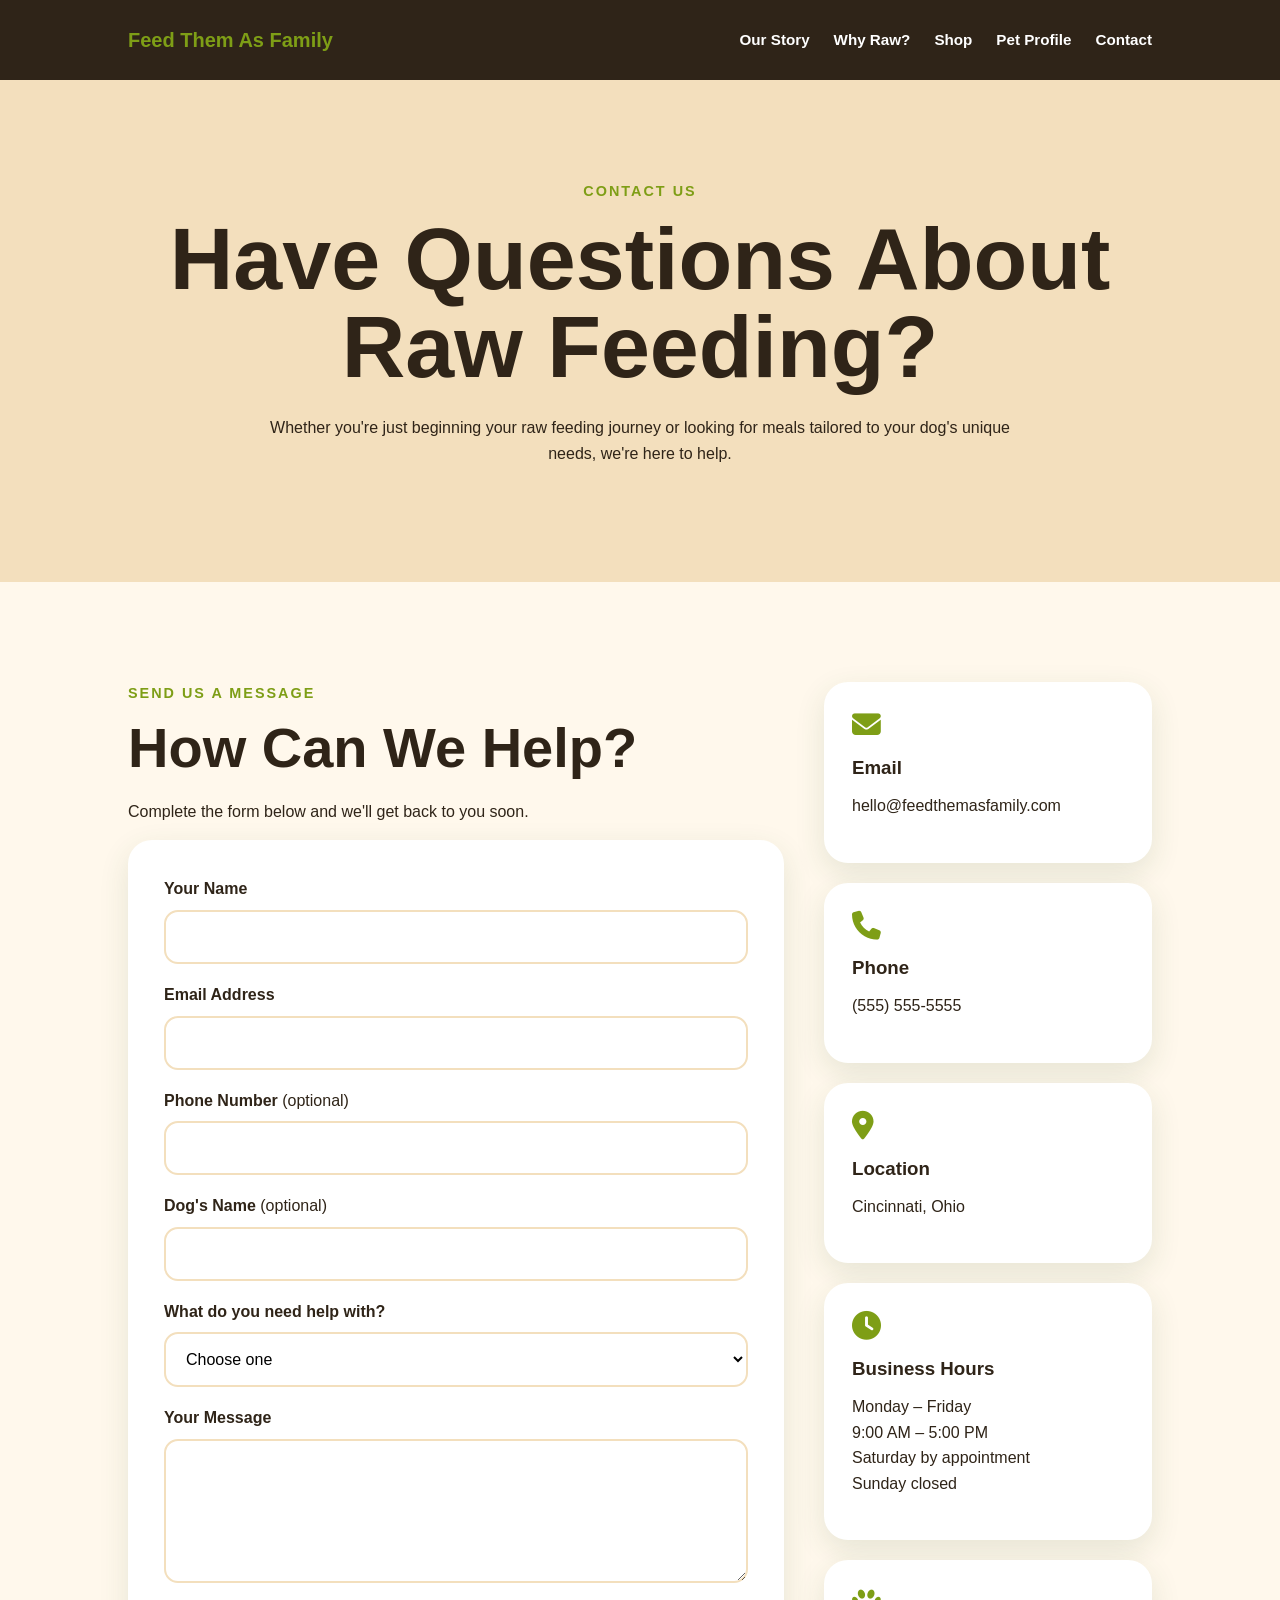
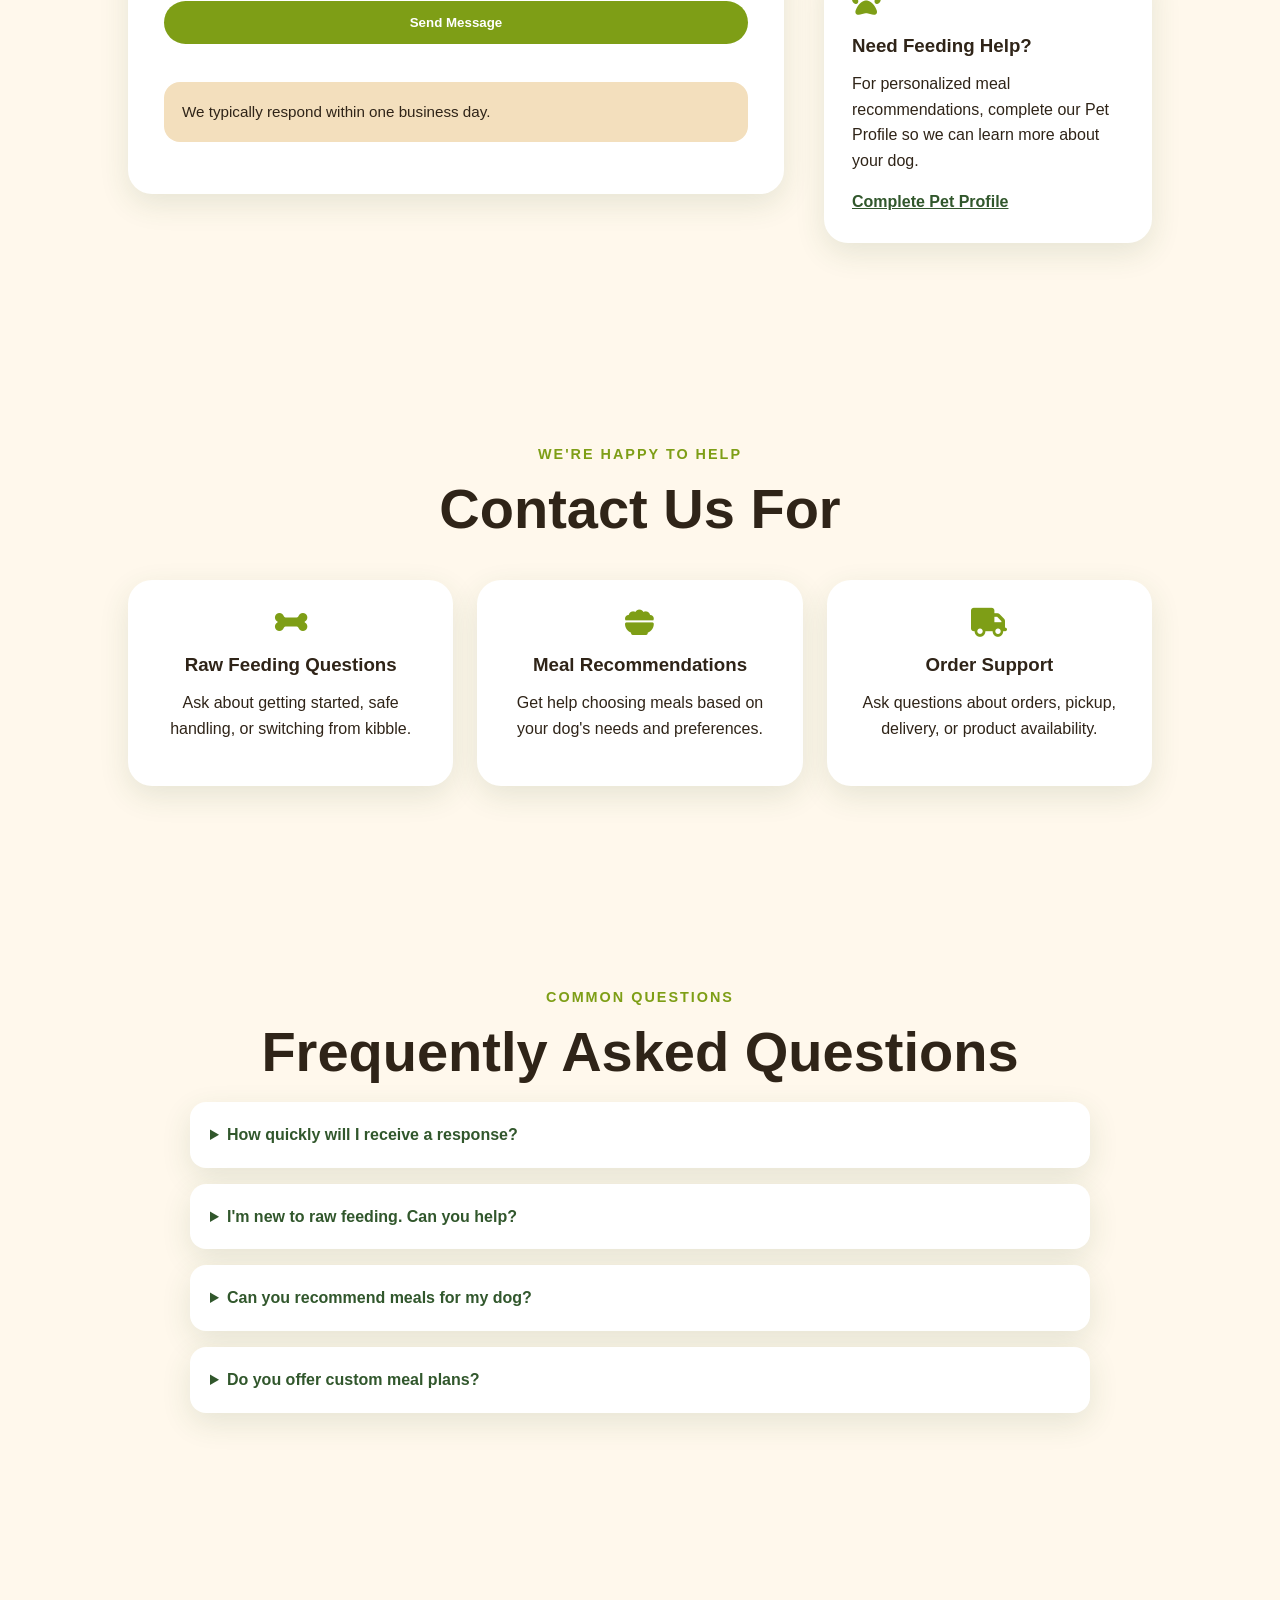
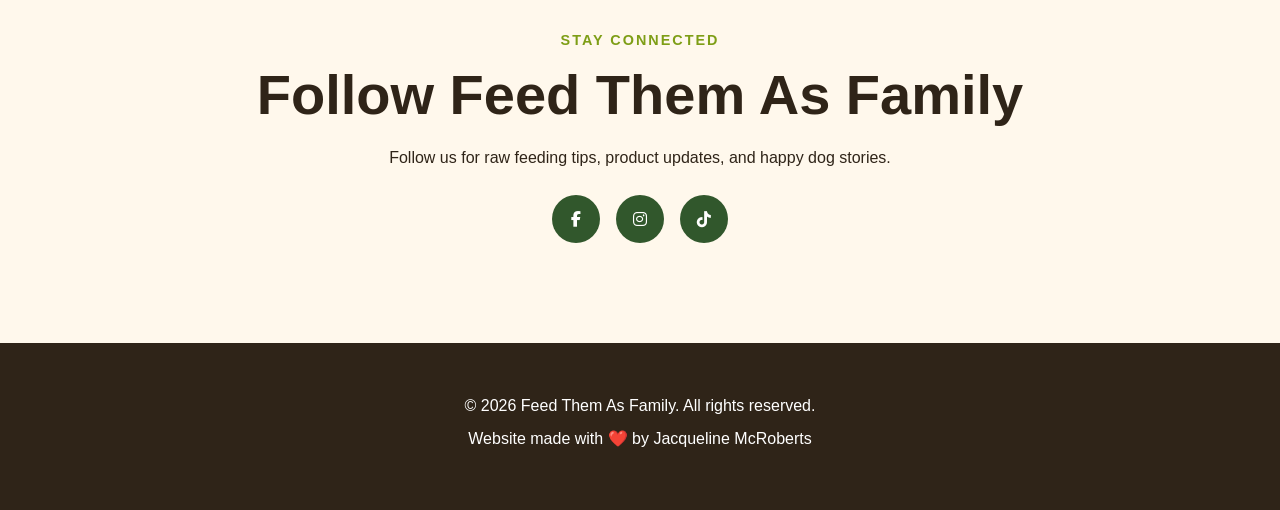
<file: contact.html>
<!DOCTYPE html>
<html lang="en">
<head>
  <meta charset="UTF-8" />
  <meta name="viewport" content="width=device-width, initial-scale=1.0" />

  <title>Contact | Feed Them As Family</title>

  <meta name="description" content="Contact Feed Them As Family with questions about raw feeding, products, custom meal plans, or order support." />
  <meta name="keywords" content="contact Feed Them As Family, raw feeding questions, dog food, custom meal plans, dog nutrition" />
  <meta name="author" content="Feed Them As Family" />

  <meta property="og:title" content="Contact | Feed Them As Family" />
  <meta property="og:description" content="Have questions about raw feeding or our products? Contact Feed Them As Family for support." />
  <meta property="og:image" content="https://feedthemasfamily.com/images/og-contact.jpg" />
  <meta property="og:url" content="https://feedthemasfamily.com/contact.html" />

  <link rel="stylesheet" href="https://cdnjs.cloudflare.com/ajax/libs/font-awesome/6.7.2/css/all.min.css" />
  <link rel="stylesheet" href="styles.css" />
</head>

<body>
  <header class="header">
    <div class="logo">
      <a href="index.html">Feed Them As Family</a>
    </div>

    <nav class="nav" aria-label="Main navigation">
      <a href="index.html#story">Our Story</a>
      <a href="index.html#benefits">Why Raw?</a>
      <a href="products.html">Shop</a>
      <a href="pet-profile.html">Pet Profile</a>
      <a href="contact.html">Contact</a>
    </nav>
  </header>

  <main>
    <section class="contact-hero">
      <p class="eyebrow">Contact Us</p>
      <h1>Have Questions About Raw Feeding?</h1>
      <p>
        Whether you're just beginning your raw feeding journey or looking for meals
        tailored to your dog's unique needs, we're here to help.
      </p>
    </section>

    <section class="contact-section">
      <div class="contact-form-area">
        <p class="eyebrow">Send Us a Message</p>
        <h2>How Can We Help?</h2>
        <p>
          Complete the form below and we'll get back to you soon.
        </p>

        <form class="contact-form" action="#" method="post">
          <div class="form-group">
            <label for="name">Your Name</label>
            <input id="name" name="name" type="text" required />
          </div>

          <div class="form-group">
            <label for="email">Email Address</label>
            <input id="email" name="email" type="email" required />
          </div>

          <div class="form-group">
            <label for="phone">Phone Number <span>(optional)</span></label>
            <input id="phone" name="phone" type="tel" />
          </div>

          <div class="form-group">
            <label for="dog-name">Dog's Name <span>(optional)</span></label>
            <input id="dog-name" name="dog-name" type="text" />
          </div>

          <div class="form-group">
            <label for="topic">What do you need help with?</label>
            <select id="topic" name="topic" required>
              <option value="">Choose one</option>
              <option value="raw-feeding">Raw Feeding Questions</option>
              <option value="meal-recommendations">Meal Recommendations</option>
              <option value="custom-meal-plan">Custom Meal Plan</option>
              <option value="product-questions">Product Questions</option>
              <option value="order-support">Order Support</option>
              <option value="general">General Inquiry</option>
            </select>
          </div>

          <div class="form-group">
            <label for="message">Your Message</label>
            <textarea id="message" name="message" rows="6" required></textarea>
          </div>

          <button type="submit" class="btn primary">Send Message</button>

          <p class="form-note">
            We typically respond within one business day.
          </p>
        </form>
      </div>

      <aside class="contact-sidebar">
        <div class="contact-card">
          <i class="fa-solid fa-envelope"></i>
          <h3>Email</h3>
          <p>hello@feedthemasfamily.com</p>
        </div>

        <div class="contact-card">
          <i class="fa-solid fa-phone"></i>
          <h3>Phone</h3>
          <p>(555) 555-5555</p>
        </div>

        <div class="contact-card">
          <i class="fa-solid fa-location-dot"></i>
          <h3>Location</h3>
          <p>Cincinnati, Ohio</p>
        </div>

        <div class="contact-card">
          <i class="fa-solid fa-clock"></i>
          <h3>Business Hours</h3>
          <p>
            Monday – Friday<br />
            9:00 AM – 5:00 PM<br />
            Saturday by appointment<br />
            Sunday closed
          </p>
        </div>

        <div class="contact-card">
          <i class="fa-solid fa-paw"></i>
          <h3>Need Feeding Help?</h3>
          <p>
            For personalized meal recommendations, complete our Pet Profile so we
            can learn more about your dog.
          </p>
          <a href="pet-profile.html" class="text-link">Complete Pet Profile</a>
        </div>
      </aside>
    </section>

    <section class="help-section">
      <p class="eyebrow">We're Happy to Help</p>
      <h2>Contact Us For</h2>

      <div class="help-grid">
        <div class="help-card">
          <i class="fa-solid fa-bone"></i>
          <h3>Raw Feeding Questions</h3>
          <p>Ask about getting started, safe handling, or switching from kibble.</p>
        </div>

        <div class="help-card">
          <i class="fa-solid fa-bowl-food"></i>
          <h3>Meal Recommendations</h3>
          <p>Get help choosing meals based on your dog's needs and preferences.</p>
        </div>

        <div class="help-card">
          <i class="fa-solid fa-truck"></i>
          <h3>Order Support</h3>
          <p>Ask questions about orders, pickup, delivery, or product availability.</p>
        </div>
      </div>
    </section>

    <section class="faq">
      <p class="eyebrow">Common Questions</p>
      <h2>Frequently Asked Questions</h2>

      <details>
        <summary>How quickly will I receive a response?</summary>
        <p>Most messages are answered within one business day.</p>
      </details>

      <details>
        <summary>I'm new to raw feeding. Can you help?</summary>
        <p>
          Yes. We can answer beginner questions and help guide you toward the
          right next step for your dog.
        </p>
      </details>

      <details>
        <summary>Can you recommend meals for my dog?</summary>
        <p>
          Yes. For the best recommendation, complete our Pet Profile so we can
          learn about your dog's age, weight, activity level, and needs.
        </p>
      </details>

      <details>
        <summary>Do you offer custom meal plans?</summary>
        <p>
          Yes. We can help with custom meal options based on your dog's needs,
          preferences, and sensitivities.
        </p>
      </details>
    </section>

    <section class="social-section">
      <p class="eyebrow">Stay Connected</p>
      <h2>Follow Feed Them As Family</h2>
      <p>
        Follow us for raw feeding tips, product updates, and happy dog stories.
      </p>

      <div class="social-links">
        <a href="#" aria-label="Facebook">
          <i class="fa-brands fa-facebook-f"></i>
        </a>

        <a href="#" aria-label="Instagram">
          <i class="fa-brands fa-instagram"></i>
        </a>

        <a href="#" aria-label="TikTok">
          <i class="fa-brands fa-tiktok"></i>
        </a>
      </div>
    </section>
  </main>

  <footer class="footer">
    <p>&copy; 2026 Feed Them As Family. All rights reserved.</p>
    <p>Website made with ❤️ by Jacqueline McRoberts</p>
  </footer>
</body>
</html>
</file>
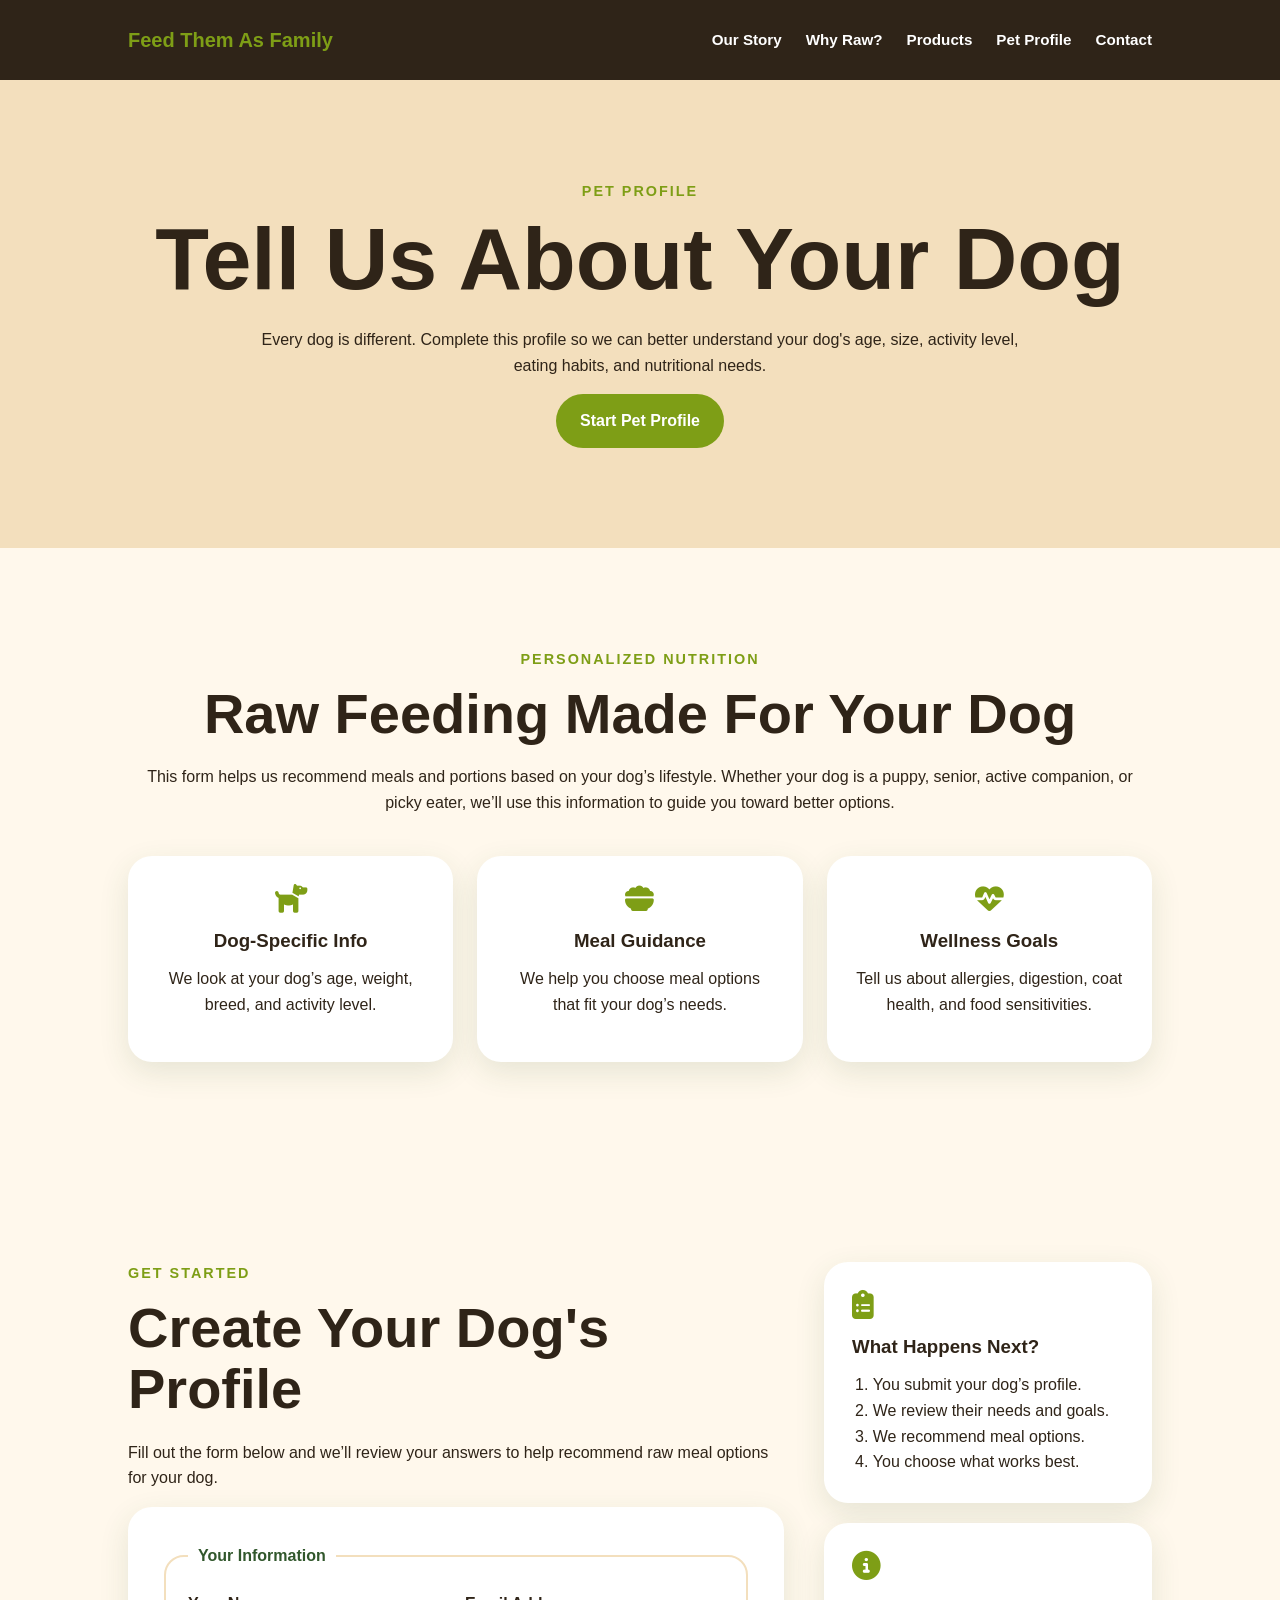
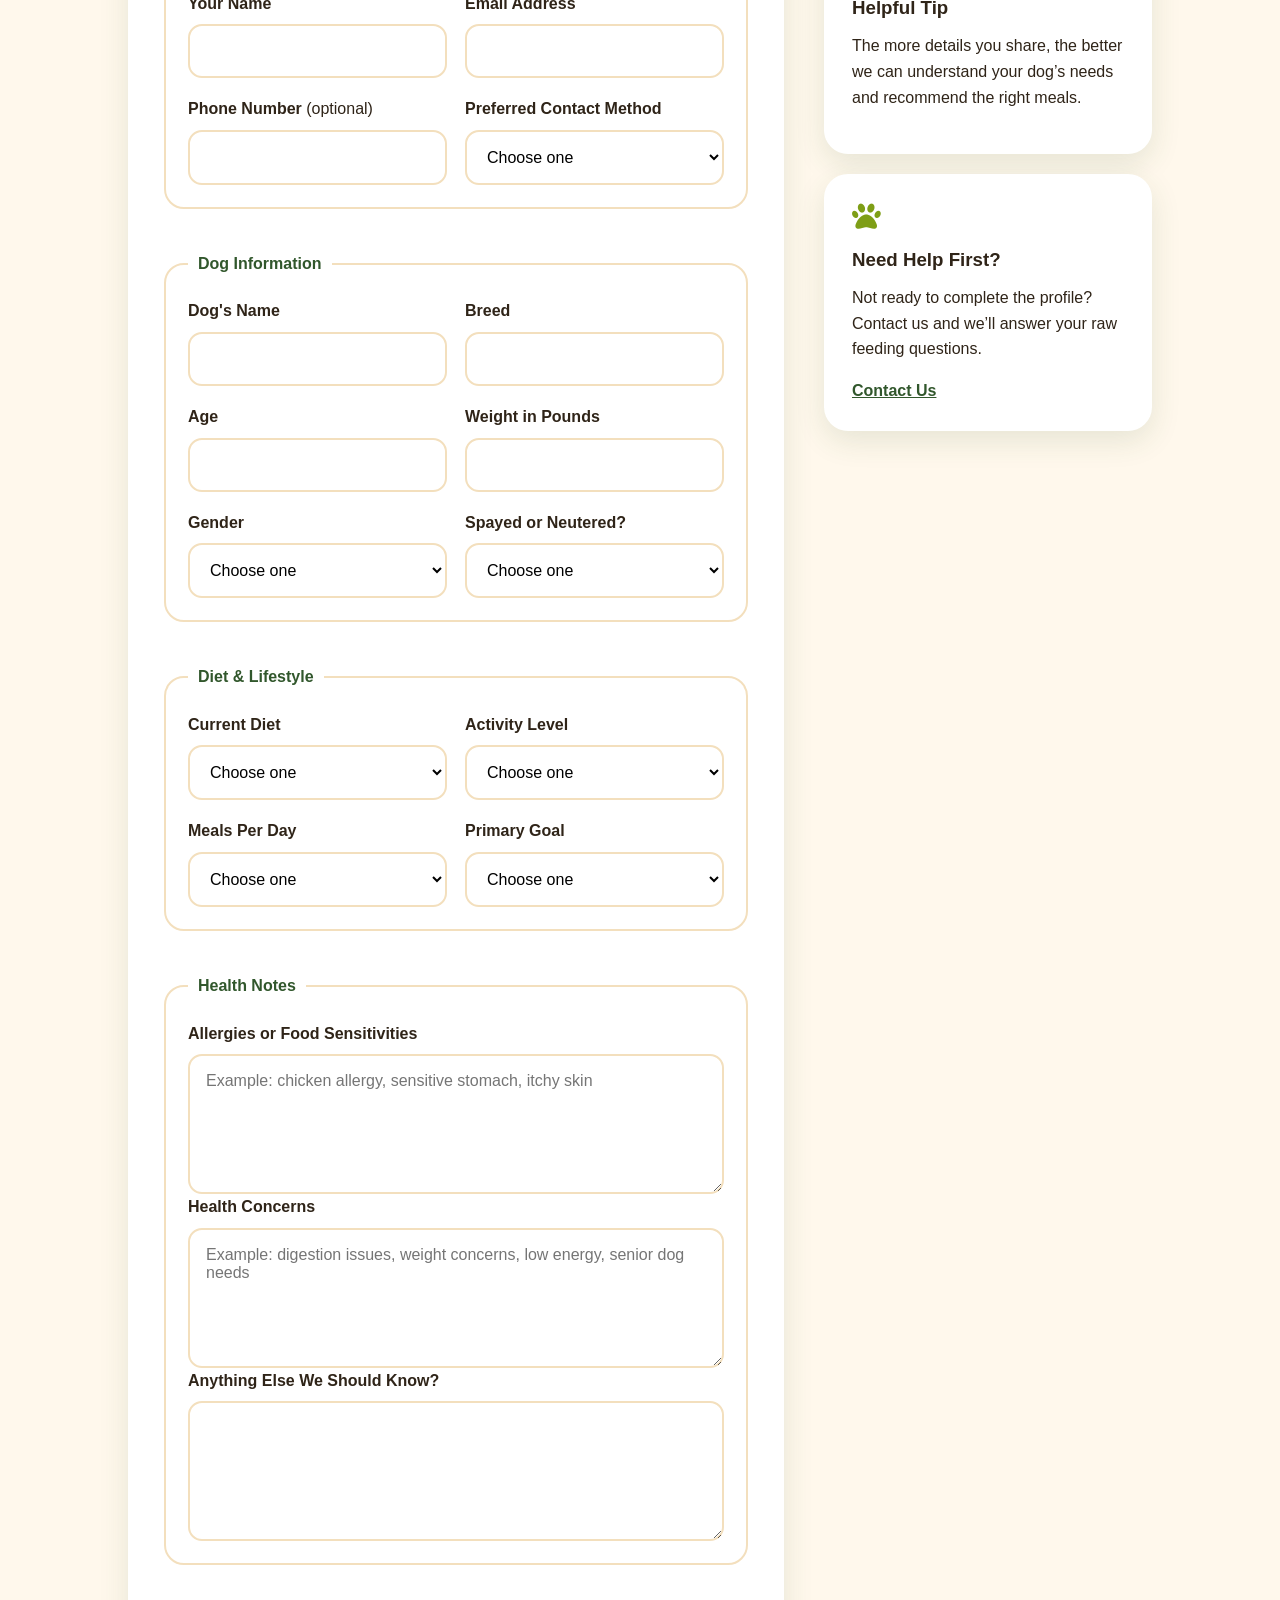
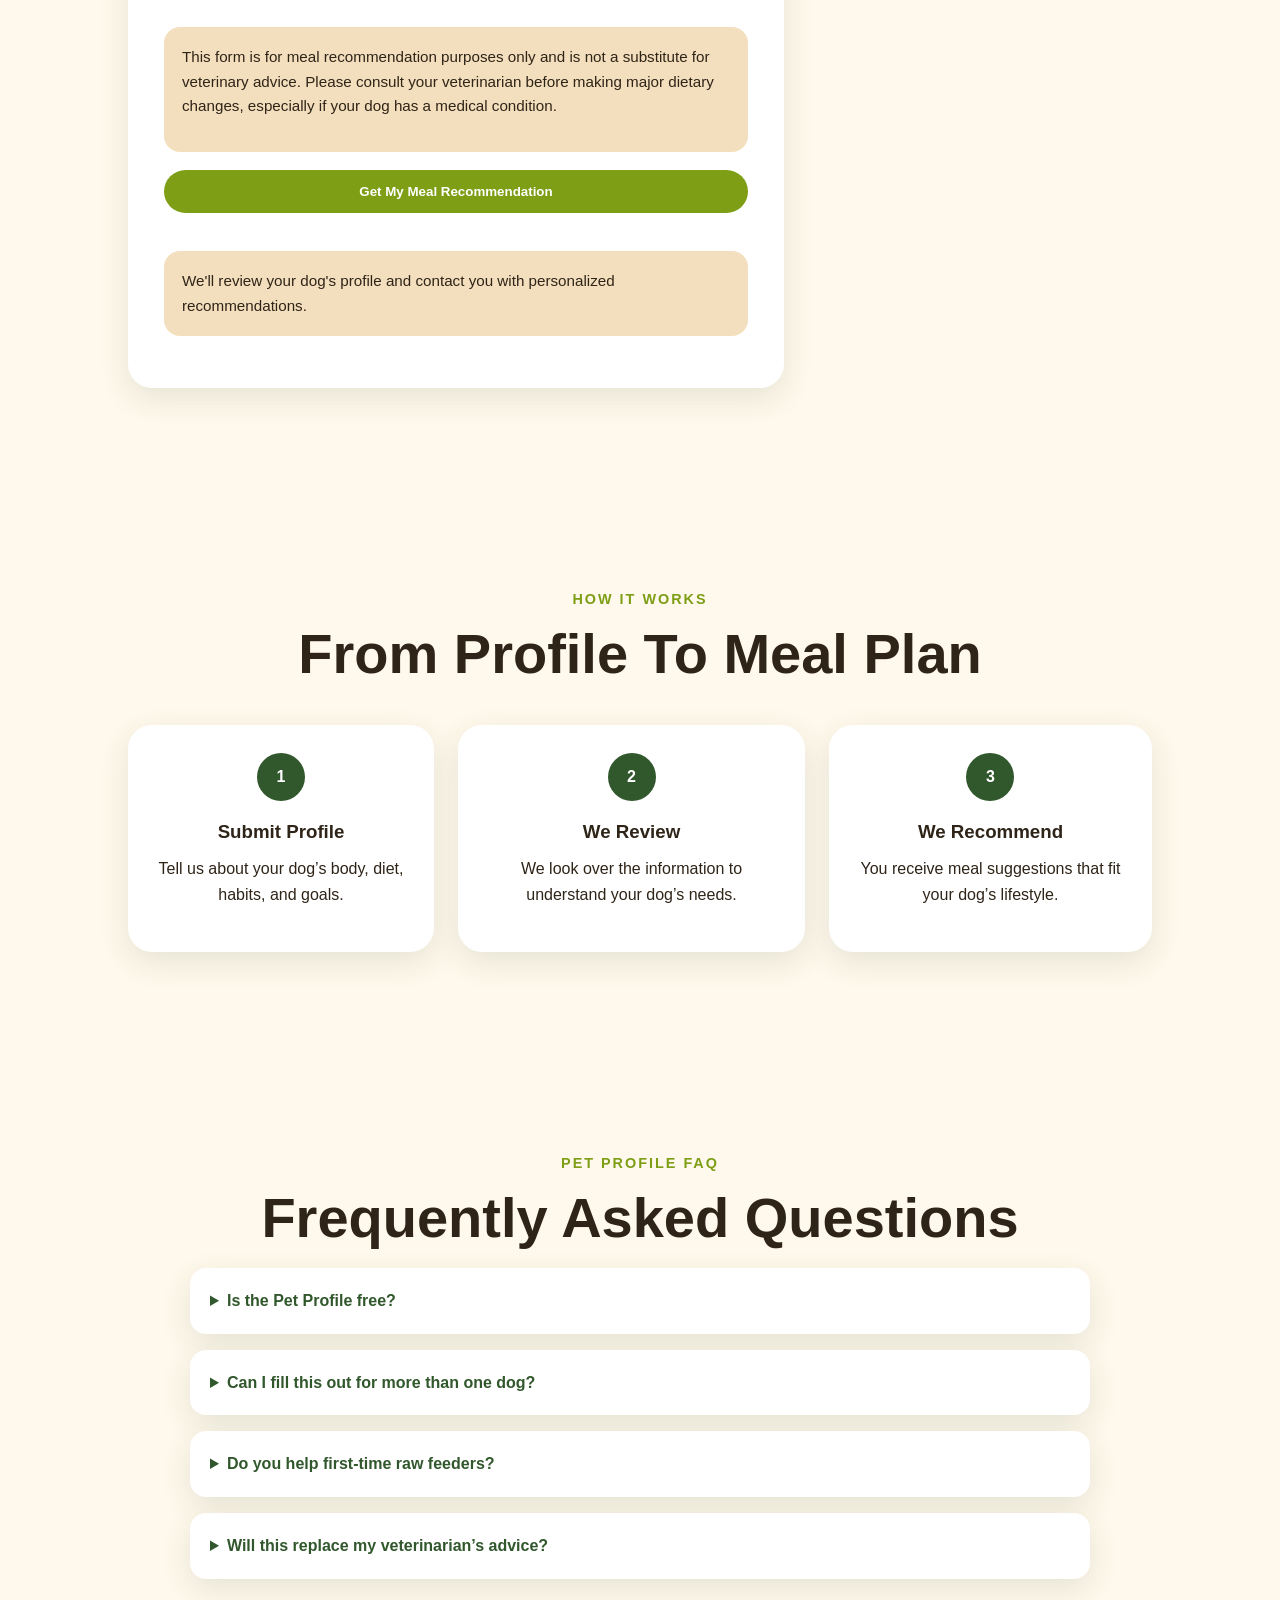
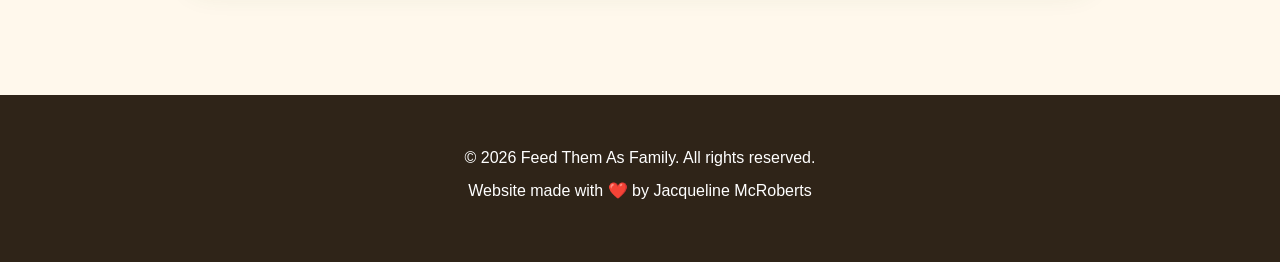
<file: pet-profile.html>
<!DOCTYPE html>
<html lang="en">
<head>
  <meta charset="UTF-8" />
  <meta name="viewport" content="width=device-width, initial-scale=1.0" />

  <title>Pet Profile | Feed Them As Family</title>

  <meta name="description" content="Create a pet profile with Feed Them As Family to receive personalized raw dog food meal recommendations based on your dog's age, weight, activity level, and needs." />
  <meta name="keywords" content="pet profile, raw dog food recommendation, dog meal plan, custom dog food, Feed Them As Family" />
  <meta name="author" content="Feed Them As Family" />

  <meta property="og:title" content="Pet Profile | Feed Them As Family" />
  <meta property="og:description" content="Tell us about your dog and receive personalized raw dog food meal recommendations." />
  <meta property="og:image" content="https://feedthemasfamily.com/images/og-profile.jpg" />
  <meta property="og:url" content="https://feedthemasfamily.com/pet-profile.html" />

  <link rel="stylesheet" href="https://cdnjs.cloudflare.com/ajax/libs/font-awesome/6.7.2/css/all.min.css" />
  <link rel="stylesheet" href="styles.css" />
</head>

<body>
  <header class="header">
    <div class="logo">
      <a href="index.html#home">Feed Them As Family</a>
    </div>

    <nav class="nav" aria-label="Main navigation">
      <a href="index.html#story">Our Story</a>
      <a href="index.html#benefits">Why Raw?</a>
      <a href="products.html">Products</a>
      <a href="pet-profile.html">Pet Profile</a>
      <a href="contact.html">Contact</a>
    </nav>
  </header>

  <main>
    <section class="profile-hero">
      <p class="eyebrow">Pet Profile</p>
      <h1>Tell Us About Your Dog</h1>
      <p>
        Every dog is different. Complete this profile so we can better understand
        your dog's age, size, activity level, eating habits, and nutritional needs.
      </p>

      <a href="#profile-form" class="btn primary">Start Pet Profile</a>
    </section>

    <section class="profile-intro">
      <p class="eyebrow">Personalized Nutrition</p>
      <h2>Raw Feeding Made For Your Dog</h2>
      <p>
        This form helps us recommend meals and portions based on your dog’s
        lifestyle. Whether your dog is a puppy, senior, active companion, or picky
        eater, we’ll use this information to guide you toward better options.
      </p>

      <div class="profile-benefits">
        <div class="profile-card">
          <i class="fa-solid fa-dog"></i>
          <h3>Dog-Specific Info</h3>
          <p>We look at your dog’s age, weight, breed, and activity level.</p>
        </div>

        <div class="profile-card">
          <i class="fa-solid fa-bowl-food"></i>
          <h3>Meal Guidance</h3>
          <p>We help you choose meal options that fit your dog’s needs.</p>
        </div>

        <div class="profile-card">
          <i class="fa-solid fa-heart-pulse"></i>
          <h3>Wellness Goals</h3>
          <p>Tell us about allergies, digestion, coat health, and food sensitivities.</p>
        </div>
      </div>
    </section>

    <section class="profile-section" id="profile-form">
      <div class="profile-form-area">
        <p class="eyebrow">Get Started</p>
        <h2>Create Your Dog's Profile</h2>
        <p>
          Fill out the form below and we’ll review your answers to help recommend
          raw meal options for your dog.
        </p>

        <form class="profile-form" action="#" method="post">
          <fieldset>
            <legend>Your Information</legend>

            <div class="form-grid">
              <div class="form-group">
                <label for="owner-name">Your Name</label>
                <input id="owner-name" name="owner-name" type="text" required />
              </div>

              <div class="form-group">
                <label for="email">Email Address</label>
                <input id="email" name="email" type="email" required />
              </div>

              <div class="form-group">
                <label for="phone">Phone Number <span>(optional)</span></label>
                <input id="phone" name="phone" type="tel" />
              </div>

              <div class="form-group">
                <label for="contact-method">Preferred Contact Method</label>
                <select id="contact-method" name="contact-method">
                  <option value="">Choose one</option>
                  <option value="email">Email</option>
                  <option value="phone">Phone</option>
                  <option value="text">Text</option>
                </select>
              </div>
            </div>
          </fieldset>

          <fieldset>
            <legend>Dog Information</legend>

            <div class="form-grid">
              <div class="form-group">
                <label for="dog-name">Dog's Name</label>
                <input id="dog-name" name="dog-name" type="text" required />
              </div>

              <div class="form-group">
                <label for="breed">Breed</label>
                <input id="breed" name="breed" type="text" required />
              </div>

              <div class="form-group">
                <label for="age">Age</label>
                <input id="age" name="age" type="number" min="0" required />
              </div>

              <div class="form-group">
                <label for="weight">Weight in Pounds</label>
                <input id="weight" name="weight" type="number" min="1" required />
              </div>

              <div class="form-group">
                <label for="gender">Gender</label>
                <select id="gender" name="gender" required>
                  <option value="">Choose one</option>
                  <option value="male">Male</option>
                  <option value="female">Female</option>
                </select>
              </div>

              <div class="form-group">
                <label for="fixed">Spayed or Neutered?</label>
                <select id="fixed" name="fixed">
                  <option value="">Choose one</option>
                  <option value="yes">Yes</option>
                  <option value="no">No</option>
                  <option value="not-sure">Not Sure</option>
                </select>
              </div>
            </div>
          </fieldset>

          <fieldset>
            <legend>Diet & Lifestyle</legend>

            <div class="form-grid">
              <div class="form-group">
                <label for="current-diet">Current Diet</label>
                <select id="current-diet" name="current-diet" required>
                  <option value="">Choose one</option>
                  <option value="kibble">Kibble</option>
                  <option value="canned-food">Canned Food</option>
                  <option value="fresh-food">Fresh Food</option>
                  <option value="raw-food">Raw Food</option>
                  <option value="mixed-diet">Mixed Diet</option>
                </select>
              </div>

              <div class="form-group">
                <label for="activity">Activity Level</label>
                <select id="activity" name="activity" required>
                  <option value="">Choose one</option>
                  <option value="low">Low</option>
                  <option value="moderate">Moderate</option>
                  <option value="high">High</option>
                  <option value="working-dog">Working Dog</option>
                </select>
              </div>

              <div class="form-group">
                <label for="meals">Meals Per Day</label>
                <select id="meals" name="meals">
                  <option value="">Choose one</option>
                  <option value="one">1 meal per day</option>
                  <option value="two">2 meals per day</option>
                  <option value="three">3 meals per day</option>
                  <option value="varies">It varies</option>
                </select>
              </div>

              <div class="form-group">
                <label for="goal">Primary Goal</label>
                <select id="goal" name="goal" required>
                  <option value="">Choose one</option>
                  <option value="transition-to-raw">Transition to Raw</option>
                  <option value="weight-management">Weight Management</option>
                  <option value="more-energy">More Energy</option>
                  <option value="healthy-coat">Healthier Coat</option>
                  <option value="digestive-support">Digestive Support</option>
                  <option value="general-wellness">General Wellness</option>
                </select>
              </div>
            </div>
          </fieldset>

          <fieldset>
            <legend>Health Notes</legend>

            <div class="form-group">
              <label for="allergies">Allergies or Food Sensitivities</label>
              <textarea id="allergies" name="allergies" rows="4" placeholder="Example: chicken allergy, sensitive stomach, itchy skin"></textarea>
            </div>

            <div class="form-group">
              <label for="health-concerns">Health Concerns</label>
              <textarea id="health-concerns" name="health-concerns" rows="4" placeholder="Example: digestion issues, weight concerns, low energy, senior dog needs"></textarea>
            </div>

            <div class="form-group">
              <label for="notes">Anything Else We Should Know?</label>
              <textarea id="notes" name="notes" rows="5"></textarea>
            </div>
          </fieldset>

          <div class="form-disclaimer">
            <p>
              This form is for meal recommendation purposes only and is not a
              substitute for veterinary advice. Please consult your veterinarian
              before making major dietary changes, especially if your dog has a
              medical condition.
            </p>
          </div>

          <button type="submit" class="btn primary">
            Get My Meal Recommendation
          </button>

          <p class="form-note">
            We'll review your dog's profile and contact you with personalized recommendations.
          </p>
        </form>
      </div>

      <aside class="profile-sidebar">
        <div class="profile-side-card">
          <i class="fa-solid fa-clipboard-list"></i>
          <h3>What Happens Next?</h3>
          <ol>
            <li>You submit your dog’s profile.</li>
            <li>We review their needs and goals.</li>
            <li>We recommend meal options.</li>
            <li>You choose what works best.</li>
          </ol>
        </div>

        <div class="profile-side-card">
          <i class="fa-solid fa-circle-info"></i>
          <h3>Helpful Tip</h3>
          <p>
            The more details you share, the better we can understand your dog’s
            needs and recommend the right meals.
          </p>
        </div>

        <div class="profile-side-card">
          <i class="fa-solid fa-paw"></i>
          <h3>Need Help First?</h3>
          <p>
            Not ready to complete the profile? Contact us and we’ll answer your
            raw feeding questions.
          </p>
          <a href="contact.html" class="text-link">Contact Us</a>
        </div>
      </aside>
    </section>

    <section class="how-profile-works">
      <p class="eyebrow">How It Works</p>
      <h2>From Profile To Meal Plan</h2>

      <div class="steps">
        <div class="step">
          <span>1</span>
          <h3>Submit Profile</h3>
          <p>Tell us about your dog’s body, diet, habits, and goals.</p>
        </div>

        <div class="step">
          <span>2</span>
          <h3>We Review</h3>
          <p>We look over the information to understand your dog’s needs.</p>
        </div>

        <div class="step">
          <span>3</span>
          <h3>We Recommend</h3>
          <p>You receive meal suggestions that fit your dog’s lifestyle.</p>
        </div>
      </div>
    </section>

    <section class="profile-faq">
      <p class="eyebrow">Pet Profile FAQ</p>
      <h2>Frequently Asked Questions</h2>

      <details>
        <summary>Is the Pet Profile free?</summary>
        <p>
          Yes. The Pet Profile helps us understand your dog before recommending
          meal options.
        </p>
      </details>

      <details>
        <summary>Can I fill this out for more than one dog?</summary>
        <p>
          Yes. If you have multiple dogs, please submit a separate profile for
          each dog so we can review their needs individually.
        </p>
      </details>

      <details>
        <summary>Do you help first-time raw feeders?</summary>
        <p>
          Yes. We can help you understand meal options and how to begin the raw
          feeding process safely.
        </p>
      </details>

      <details>
        <summary>Will this replace my veterinarian’s advice?</summary>
        <p>
          No. Our recommendations are for food guidance only. Always speak with
          your veterinarian about medical conditions, allergies, or major diet changes.
        </p>
      </details>
    </section>
  </main>

  <footer class="footer">
    <p>&copy; 2026 Feed Them As Family. All rights reserved.</p>
    <p>Website made with ❤️ by Jacqueline McRoberts</p>
  </footer>
</body>
</html>
</file>
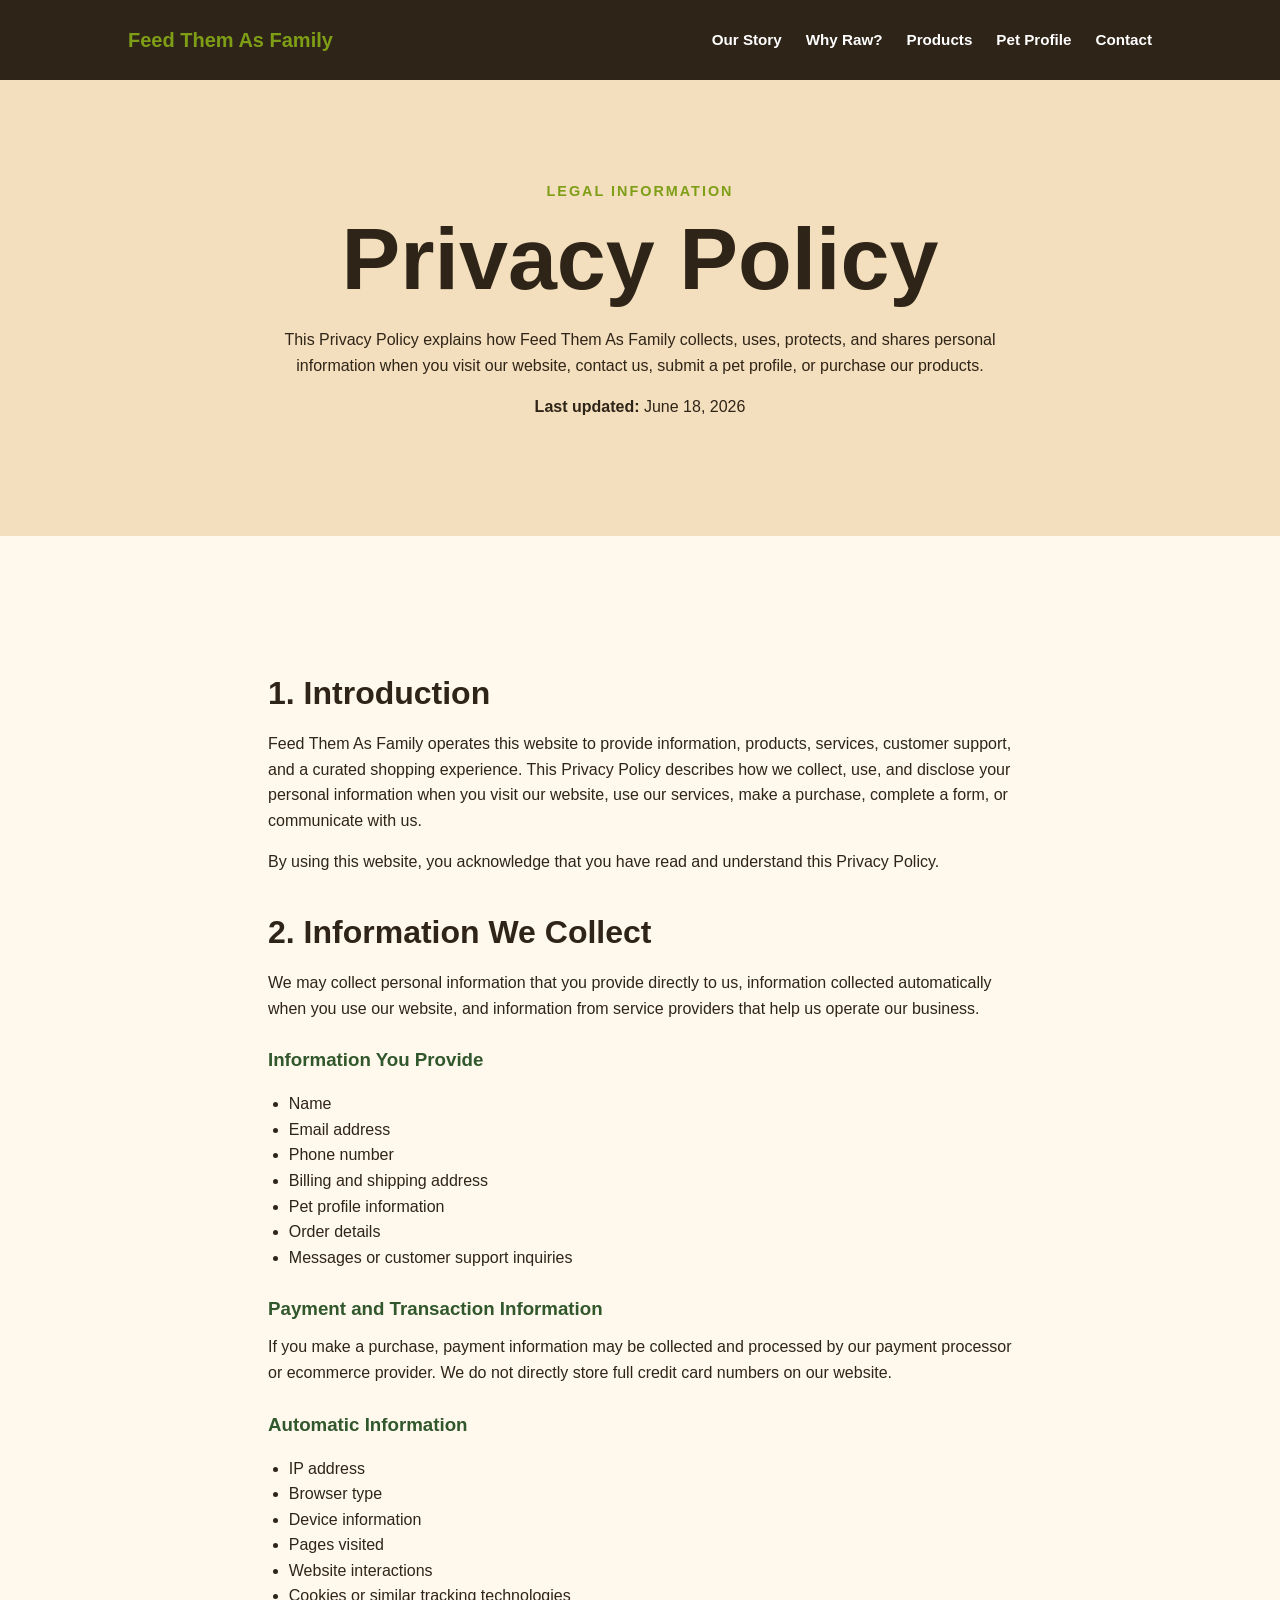
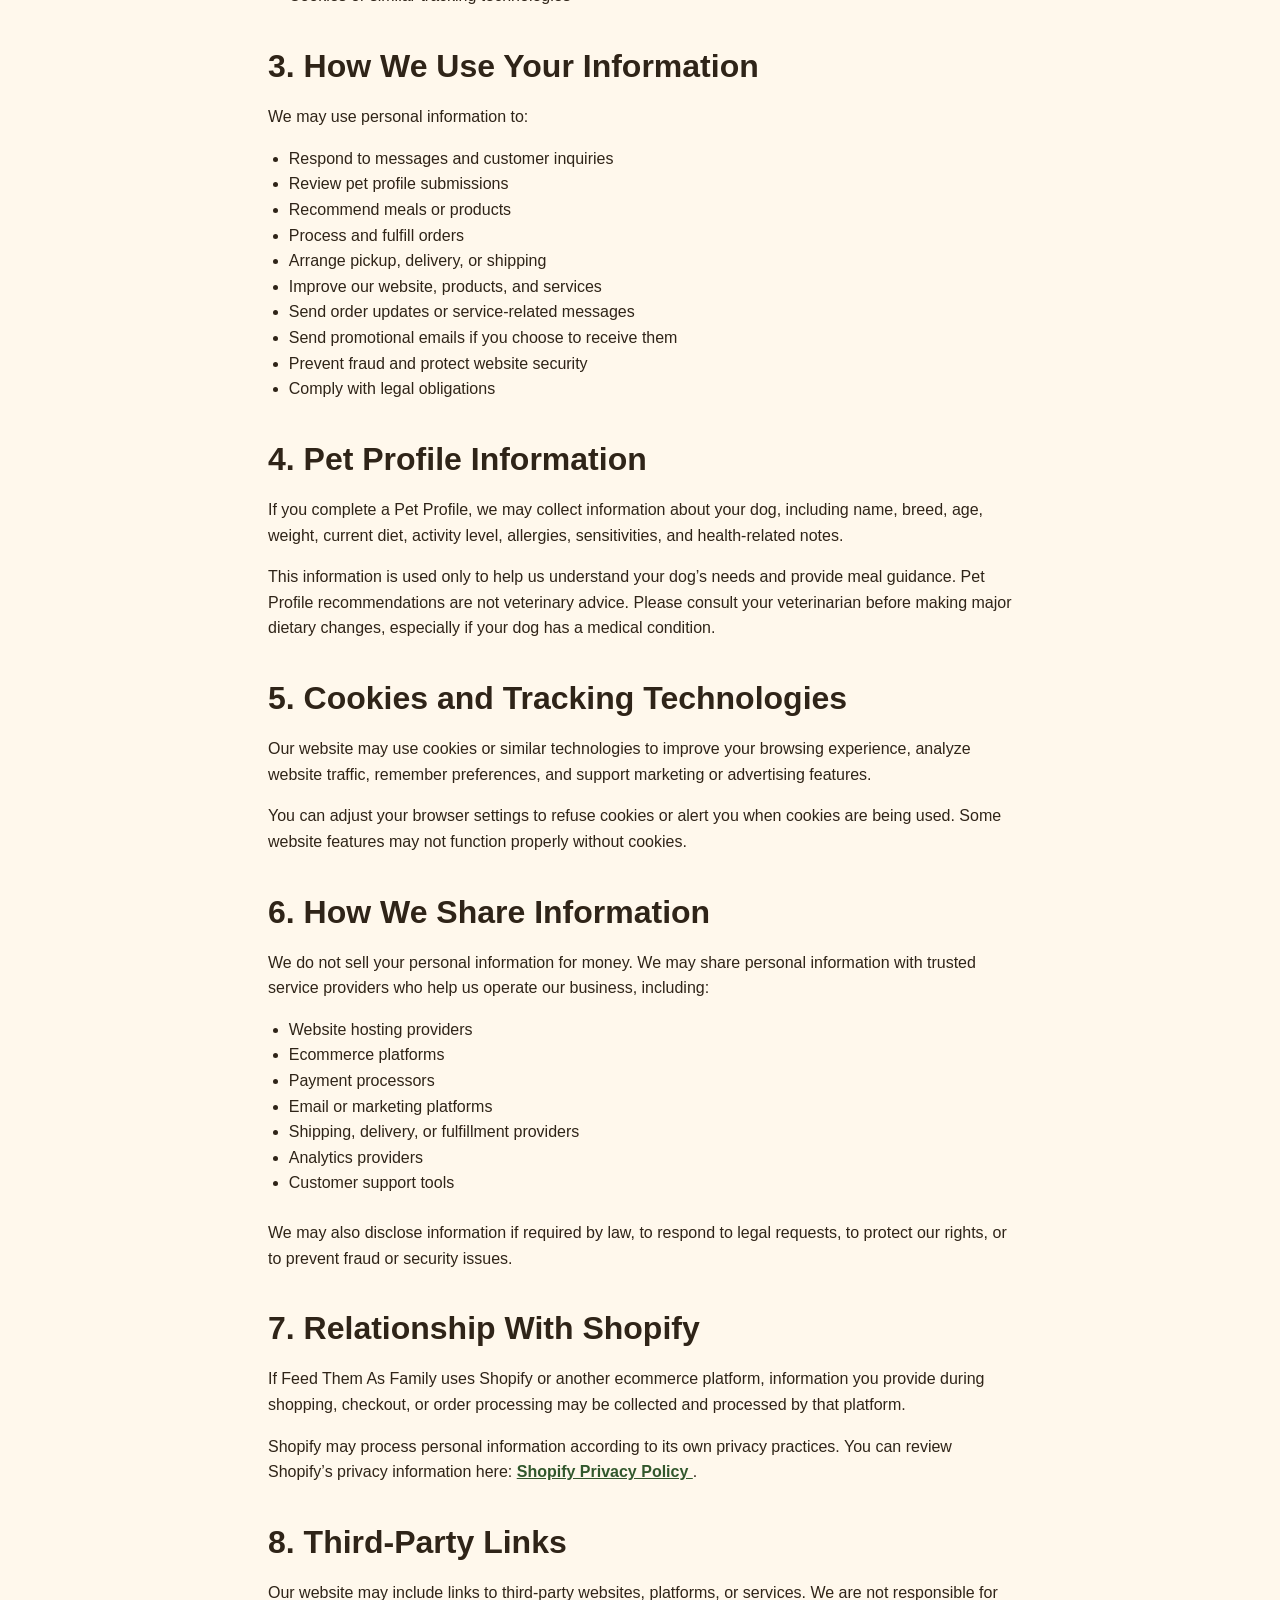
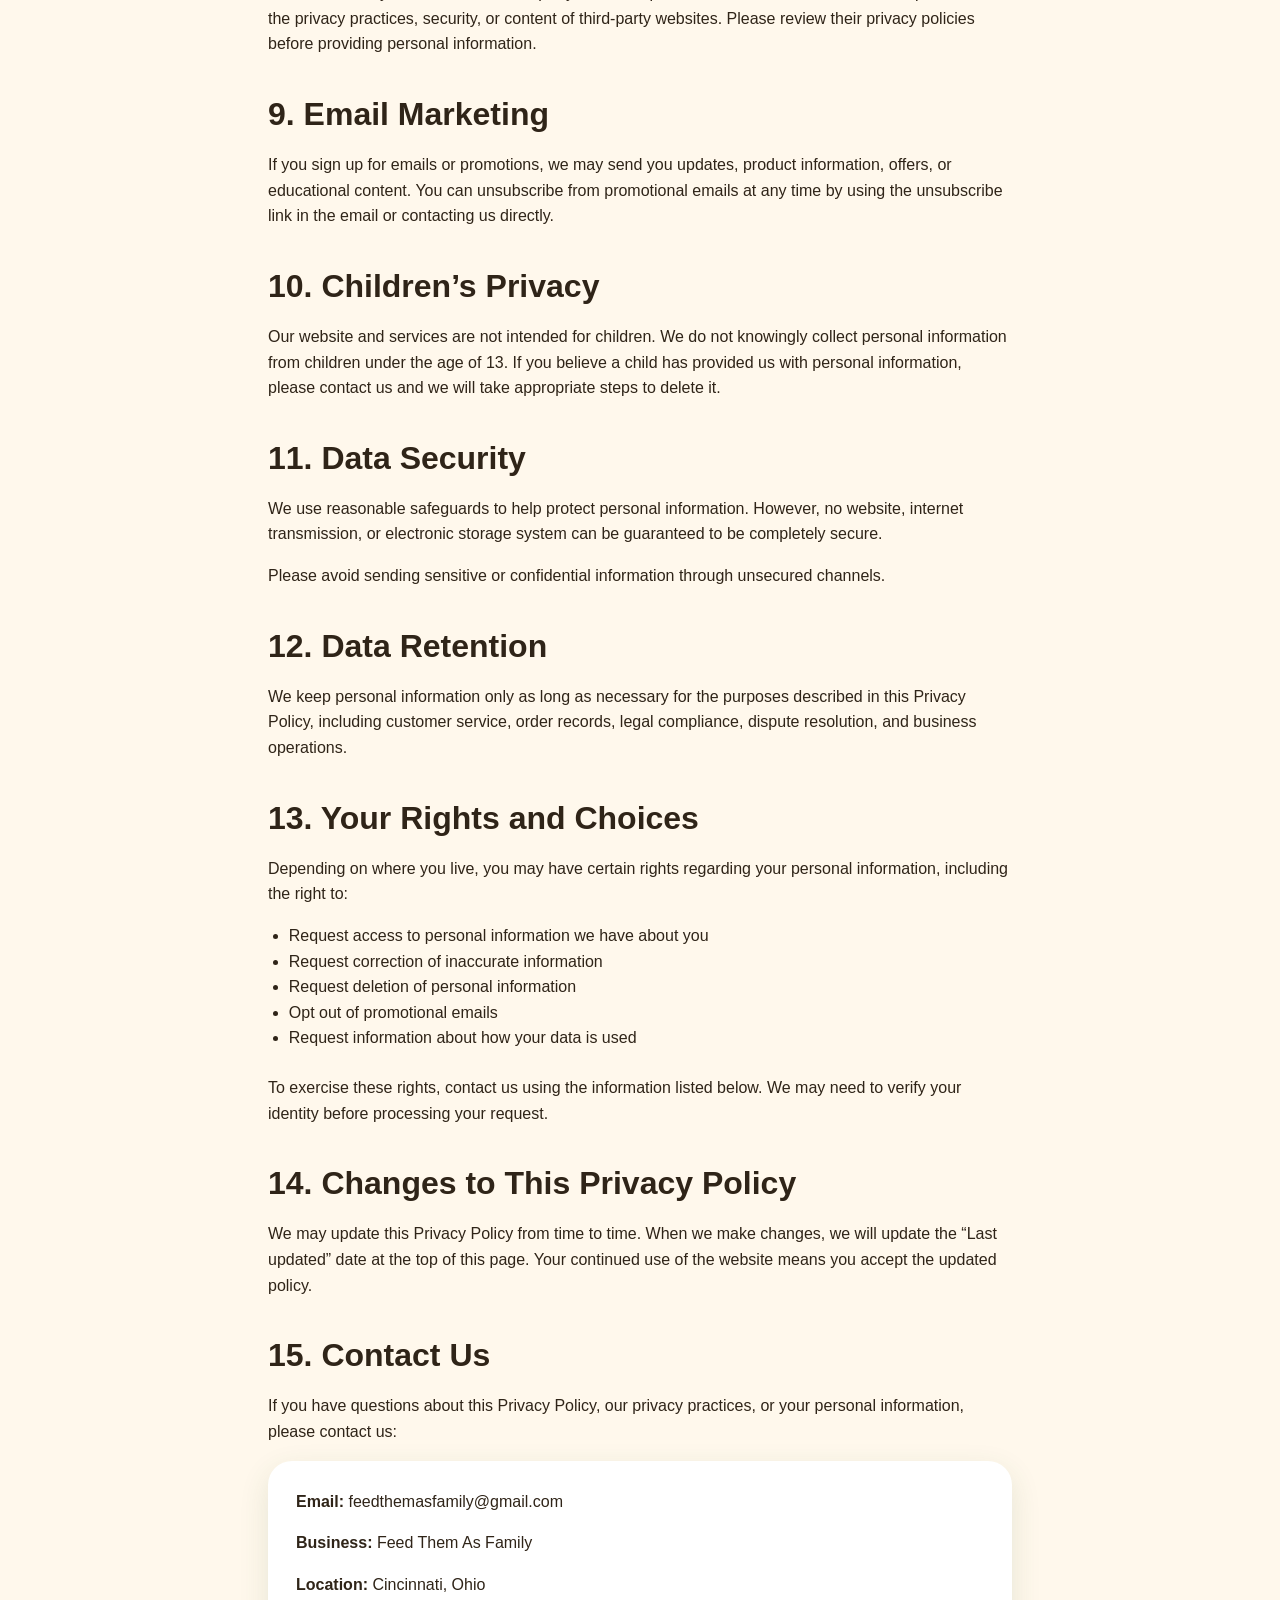
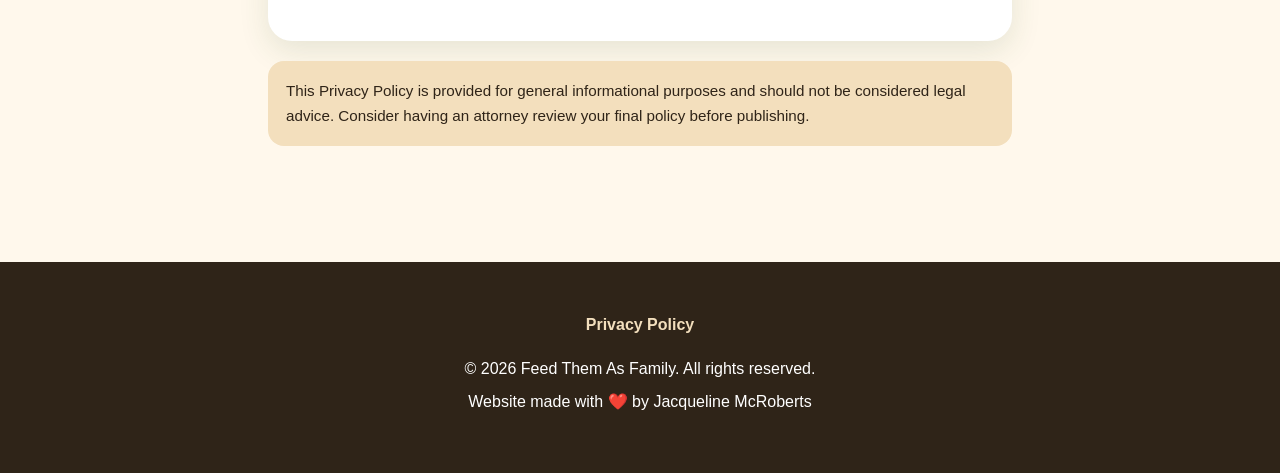
<file: privacy-policy.html>
<!DOCTYPE html>
<html lang="en">
<head>
  <meta charset="UTF-8" />
  <meta name="viewport" content="width=device-width, initial-scale=1.0" />

  <title>Privacy Policy | Feed Them As Family</title>

  <meta name="description" content="Read the Feed Them As Family privacy policy to understand how we collect, use, and protect your personal information." />
  <meta name="keywords" content="privacy policy, Feed Them As Family, personal information, raw dog food, website privacy" />
  <meta name="author" content="Feed Them As Family" />

  <meta property="og:title" content="Privacy Policy | Feed Them As Family" />
  <meta property="og:description" content="Learn how Feed Them As Family collects, uses, and protects your personal information." />
  <meta property="og:image" content="https://feedthemasfamily.com/images/privacy-policy-og-image.jpg" />
  <meta property="og:url" content="https://feedthemasfamily.com/privacy-policy.html" />

  <link rel="stylesheet" href="https://cdnjs.cloudflare.com/ajax/libs/font-awesome/6.7.2/css/all.min.css" />
  <link rel="stylesheet" href="styles.css" />
</head>

<body>
  <header class="header">
    <div class="logo">
      <a href="index.html#home">Feed Them As Family</a>
    </div>

    <nav class="nav" aria-label="Main navigation">
      <a href="index.html#story">Our Story</a>
      <a href="index.html#benefits">Why Raw?</a>
      <a href="products.html">Products</a>
      <a href="pet-profile.html">Pet Profile</a>
      <a href="contact.html">Contact</a>
    </nav>
  </header>

  <main>
    <section class="policy-hero">
      <p class="eyebrow">Legal Information</p>
      <h1>Privacy Policy</h1>
      <p>
        This Privacy Policy explains how Feed Them As Family collects, uses,
        protects, and shares personal information when you visit our website,
        contact us, submit a pet profile, or purchase our products.
      </p>
      <p><strong>Last updated:</strong> June 18, 2026</p>
    </section>

    <section class="privacy-policy">
      <h2>1. Introduction</h2>
      <p>
        Feed Them As Family operates this website to provide information,
        products, services, customer support, and a curated shopping experience.
        This Privacy Policy describes how we collect, use, and disclose your
        personal information when you visit our website, use our services, make a
        purchase, complete a form, or communicate with us.
      </p>

      <p>
        By using this website, you acknowledge that you have read and understand
        this Privacy Policy.
      </p>

      <h2>2. Information We Collect</h2>
      <p>
        We may collect personal information that you provide directly to us,
        information collected automatically when you use our website, and
        information from service providers that help us operate our business.
      </p>

      <h3>Information You Provide</h3>
      <ul>
        <li>Name</li>
        <li>Email address</li>
        <li>Phone number</li>
        <li>Billing and shipping address</li>
        <li>Pet profile information</li>
        <li>Order details</li>
        <li>Messages or customer support inquiries</li>
      </ul>

      <h3>Payment and Transaction Information</h3>
      <p>
        If you make a purchase, payment information may be collected and
        processed by our payment processor or ecommerce provider. We do not
        directly store full credit card numbers on our website.
      </p>

      <h3>Automatic Information</h3>
      <ul>
        <li>IP address</li>
        <li>Browser type</li>
        <li>Device information</li>
        <li>Pages visited</li>
        <li>Website interactions</li>
        <li>Cookies or similar tracking technologies</li>
      </ul>

      <h2>3. How We Use Your Information</h2>
      <p>We may use personal information to:</p>

      <ul>
        <li>Respond to messages and customer inquiries</li>
        <li>Review pet profile submissions</li>
        <li>Recommend meals or products</li>
        <li>Process and fulfill orders</li>
        <li>Arrange pickup, delivery, or shipping</li>
        <li>Improve our website, products, and services</li>
        <li>Send order updates or service-related messages</li>
        <li>Send promotional emails if you choose to receive them</li>
        <li>Prevent fraud and protect website security</li>
        <li>Comply with legal obligations</li>
      </ul>

      <h2>4. Pet Profile Information</h2>
      <p>
        If you complete a Pet Profile, we may collect information about your dog,
        including name, breed, age, weight, current diet, activity level,
        allergies, sensitivities, and health-related notes.
      </p>

      <p>
        This information is used only to help us understand your dog’s needs and
        provide meal guidance. Pet Profile recommendations are not veterinary
        advice. Please consult your veterinarian before making major dietary
        changes, especially if your dog has a medical condition.
      </p>

      <h2>5. Cookies and Tracking Technologies</h2>
      <p>
        Our website may use cookies or similar technologies to improve your
        browsing experience, analyze website traffic, remember preferences, and
        support marketing or advertising features.
      </p>

      <p>
        You can adjust your browser settings to refuse cookies or alert you when
        cookies are being used. Some website features may not function properly
        without cookies.
      </p>

      <h2>6. How We Share Information</h2>
      <p>
        We do not sell your personal information for money. We may share personal
        information with trusted service providers who help us operate our
        business, including:
      </p>

      <ul>
        <li>Website hosting providers</li>
        <li>Ecommerce platforms</li>
        <li>Payment processors</li>
        <li>Email or marketing platforms</li>
        <li>Shipping, delivery, or fulfillment providers</li>
        <li>Analytics providers</li>
        <li>Customer support tools</li>
      </ul>

      <p>
        We may also disclose information if required by law, to respond to legal
        requests, to protect our rights, or to prevent fraud or security issues.
      </p>

      <h2>7. Relationship With Shopify</h2>
      <p>
        If Feed Them As Family uses Shopify or another ecommerce platform,
        information you provide during shopping, checkout, or order processing
        may be collected and processed by that platform.
      </p>

      <p>
        Shopify may process personal information according to its own privacy
        practices. You can review Shopify’s privacy information here:
        <a href="https://www.shopify.com/legal/privacy" target="_blank" rel="noopener noreferrer">
          Shopify Privacy Policy
        </a>.
      </p>

      <h2>8. Third-Party Links</h2>
      <p>
        Our website may include links to third-party websites, platforms, or
        services. We are not responsible for the privacy practices, security, or
        content of third-party websites. Please review their privacy policies
        before providing personal information.
      </p>

      <h2>9. Email Marketing</h2>
      <p>
        If you sign up for emails or promotions, we may send you updates, product
        information, offers, or educational content. You can unsubscribe from
        promotional emails at any time by using the unsubscribe link in the email
        or contacting us directly.
      </p>

      <h2>10. Children’s Privacy</h2>
      <p>
        Our website and services are not intended for children. We do not
        knowingly collect personal information from children under the age of 13.
        If you believe a child has provided us with personal information, please
        contact us and we will take appropriate steps to delete it.
      </p>

      <h2>11. Data Security</h2>
      <p>
        We use reasonable safeguards to help protect personal information.
        However, no website, internet transmission, or electronic storage system
        can be guaranteed to be completely secure.
      </p>

      <p>
        Please avoid sending sensitive or confidential information through
        unsecured channels.
      </p>

      <h2>12. Data Retention</h2>
      <p>
        We keep personal information only as long as necessary for the purposes
        described in this Privacy Policy, including customer service, order
        records, legal compliance, dispute resolution, and business operations.
      </p>

      <h2>13. Your Rights and Choices</h2>
      <p>
        Depending on where you live, you may have certain rights regarding your
        personal information, including the right to:
      </p>

      <ul>
        <li>Request access to personal information we have about you</li>
        <li>Request correction of inaccurate information</li>
        <li>Request deletion of personal information</li>
        <li>Opt out of promotional emails</li>
        <li>Request information about how your data is used</li>
      </ul>

      <p>
        To exercise these rights, contact us using the information listed below.
        We may need to verify your identity before processing your request.
      </p>

      <h2>14. Changes to This Privacy Policy</h2>
      <p>
        We may update this Privacy Policy from time to time. When we make
        changes, we will update the “Last updated” date at the top of this page.
        Your continued use of the website means you accept the updated policy.
      </p>

      <h2>15. Contact Us</h2>
      <p>
        If you have questions about this Privacy Policy, our privacy practices,
        or your personal information, please contact us:
      </p>

      <div class="policy-contact-card">
        <p><strong>Email:</strong> feedthemasfamily@gmail.com</p>
        <p><strong>Business:</strong> Feed Them As Family</p>
        <p><strong>Location:</strong> Cincinnati, Ohio</p>
      </div>

      <p class="legal-note">
        This Privacy Policy is provided for general informational purposes and
        should not be considered legal advice. Consider having an attorney review
        your final policy before publishing.
      </p>
    </section>
  </main>

  <footer class="footer">
    <div class="legal-grid">
      <a href="privacy-policy.html" class="legal-card">Privacy Policy</a>
    </div>

    <p>&copy; 2026 Feed Them As Family. All rights reserved.</p>
    <p>Website made with ❤️ by Jacqueline McRoberts</p>
  </footer>
</body>
</html>
</file>
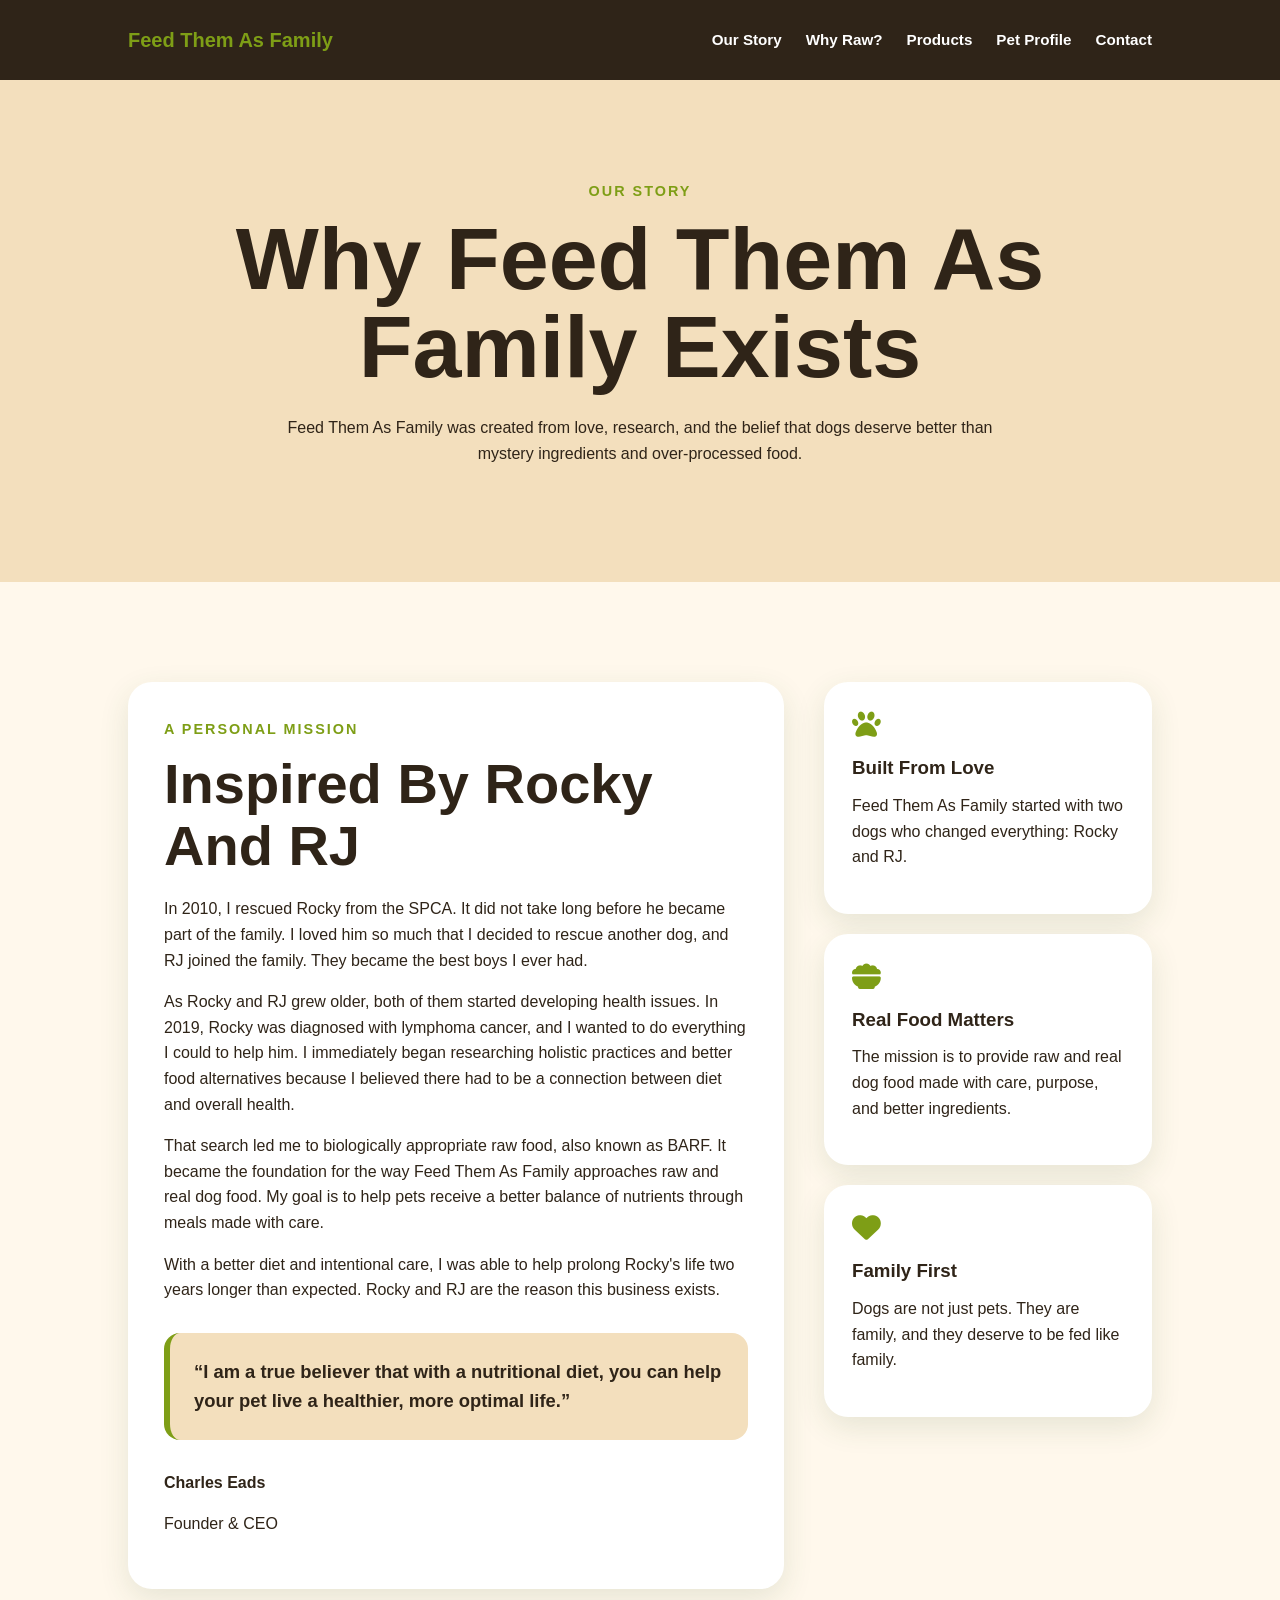
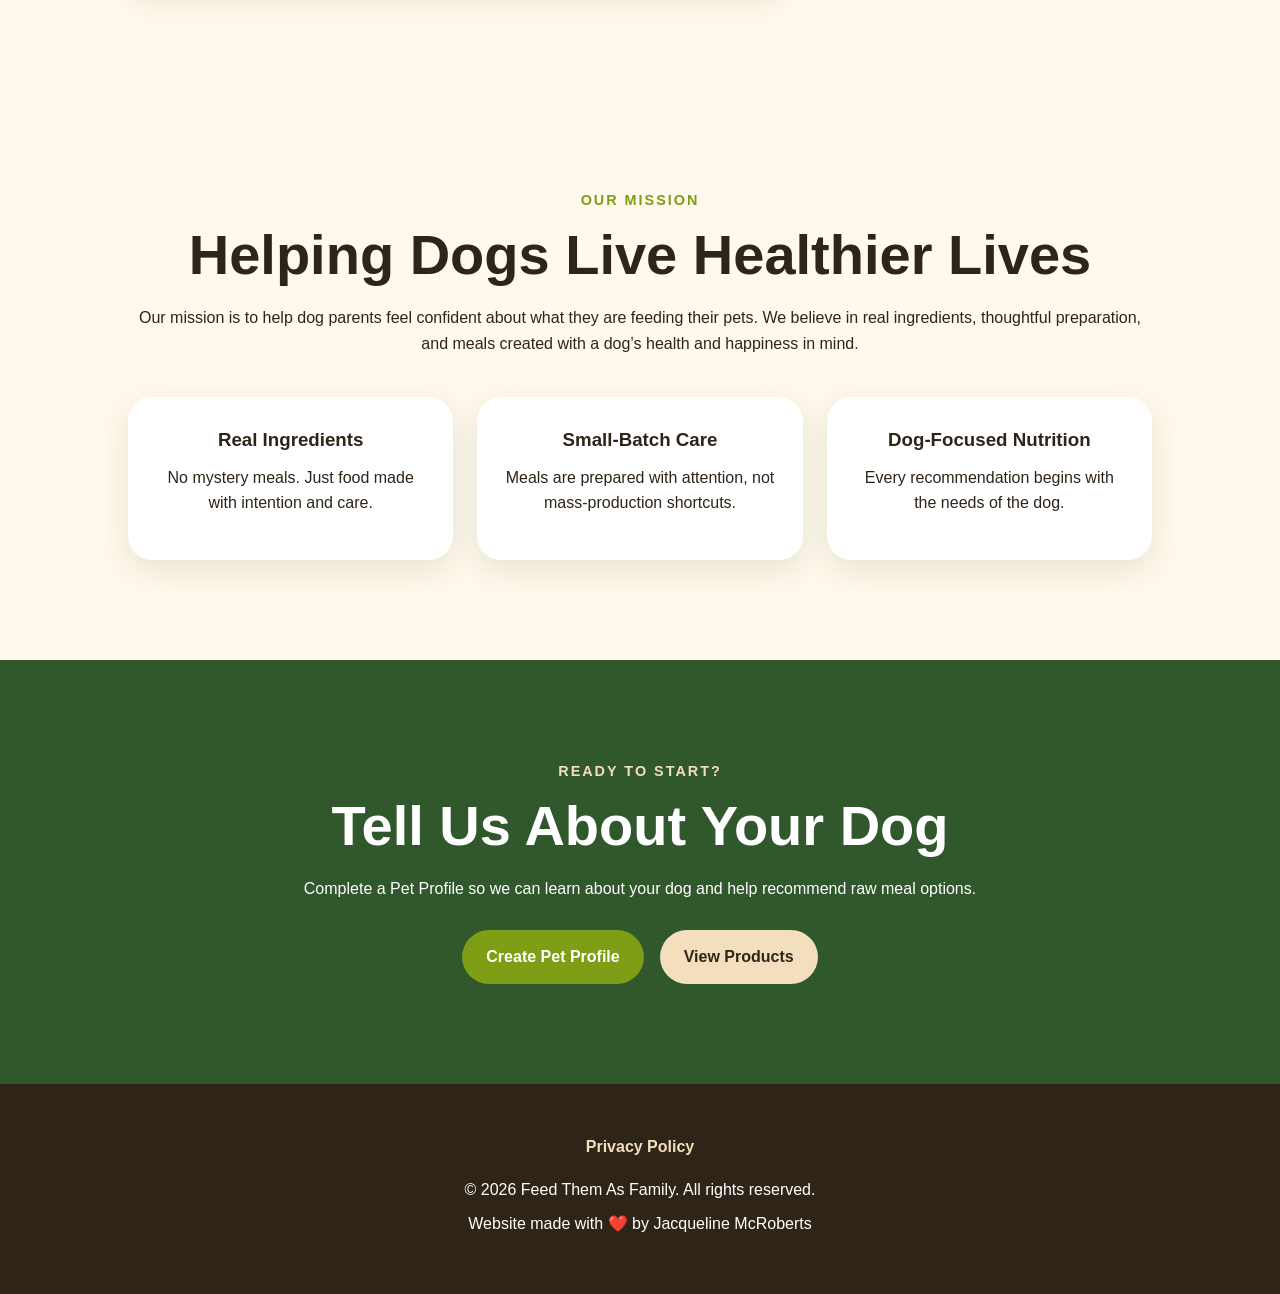
<file: story.html>
<!DOCTYPE html>
<html lang="en">
<head>
  <meta charset="UTF-8" />
  <meta name="viewport" content="width=device-width, initial-scale=1.0" />

  <title>Our Story | Feed Them As Family</title>

  <meta name="description" content="Learn the personal story behind Feed Them As Family, a raw and real dog food business inspired by Rocky and RJ." />
  <meta name="keywords" content="Feed Them As Family story, raw dog food, real dog food, Rocky, RJ, dog nutrition, healthy dog food" />
  <meta name="author" content="Feed Them As Family" />

  <meta property="og:title" content="Our Story | Feed Them As Family" />
  <meta property="og:description" content="Read the personal story behind Feed Them As Family and the dogs who inspired the mission." />
  <meta property="og:image" content="https://feedthemasfamily.com/images/og-story.jpg" />
  <meta property="og:url" content="https://feedthemasfamily.com/story.html" />

  <link rel="stylesheet" href="https://cdnjs.cloudflare.com/ajax/libs/font-awesome/6.7.2/css/all.min.css" />
  <link rel="stylesheet" href="styles.css" />
</head>

<body>
  <header class="header">
    <div class="logo">
      <a href="index.html#home">Feed Them As Family</a>
    </div>

    <nav class="nav" aria-label="Main navigation">
      <a href="index.html#story">Our Story</a>
      <a href="index.html#benefits">Why Raw?</a>
      <a href="products.html">Products</a>
      <a href="pet-profile.html">Pet Profile</a>
      <a href="contact.html">Contact</a>
    </nav>
  </header>

  <main>
    <section class="story-hero">
      <p class="eyebrow">Our Story</p>
      <h1>Why Feed Them As Family Exists</h1>
      <p>
        Feed Them As Family was created from love, research, and the belief that
        dogs deserve better than mystery ingredients and over-processed food.
      </p>
    </section>

    <section class="story-page">
      <div class="story-content">
        <p class="eyebrow">A Personal Mission</p>
        <h2>Inspired By Rocky And RJ</h2>

        <p>
          In 2010, I rescued Rocky from the SPCA. It did not take long before he
          became part of the family. I loved him so much that I decided to rescue
          another dog, and RJ joined the family. They became the best boys I ever had.
        </p>

        <p>
          As Rocky and RJ grew older, both of them started developing health issues.
          In 2019, Rocky was diagnosed with lymphoma cancer, and I wanted to do
          everything I could to help him. I immediately began researching holistic
          practices and better food alternatives because I believed there had to be
          a connection between diet and overall health.
        </p>

        <p>
          That search led me to biologically appropriate raw food, also known as
          BARF. It became the foundation for the way Feed Them As Family approaches
          raw and real dog food. My goal is to help pets receive a better balance
          of nutrients through meals made with care.
        </p>

        <p>
          With a better diet and intentional care, I was able to help prolong
          Rocky's life two years longer than expected. Rocky and RJ are the reason
          this business exists.
        </p>

        <blockquote>
          “I am a true believer that with a nutritional diet, you can help your
          pet live a healthier, more optimal life.”
        </blockquote>

        <div class="founder-signature">
          <p><strong>Charles Eads</strong></p>
          <p>Founder &amp; CEO</p>
        </div>
      </div>

      <aside class="story-sidebar">
        <div class="story-card">
          <i class="fa-solid fa-paw"></i>
          <h3>Built From Love</h3>
          <p>
            Feed Them As Family started with two dogs who changed everything:
            Rocky and RJ.
          </p>
        </div>

        <div class="story-card">
          <i class="fa-solid fa-bowl-food"></i>
          <h3>Real Food Matters</h3>
          <p>
            The mission is to provide raw and real dog food made with care,
            purpose, and better ingredients.
          </p>
        </div>

        <div class="story-card">
          <i class="fa-solid fa-heart"></i>
          <h3>Family First</h3>
          <p>
            Dogs are not just pets. They are family, and they deserve to be fed
            like family.
          </p>
        </div>
      </aside>
    </section>

    <section class="mission-section">
      <p class="eyebrow">Our Mission</p>
      <h2>Helping Dogs Live Healthier Lives</h2>
      <p>
        Our mission is to help dog parents feel confident about what they are
        feeding their pets. We believe in real ingredients, thoughtful preparation,
        and meals created with a dog’s health and happiness in mind.
      </p>

      <div class="mission-grid">
        <div class="mission-card">
          <h3>Real Ingredients</h3>
          <p>No mystery meals. Just food made with intention and care.</p>
        </div>

        <div class="mission-card">
          <h3>Small-Batch Care</h3>
          <p>Meals are prepared with attention, not mass-production shortcuts.</p>
        </div>

        <div class="mission-card">
          <h3>Dog-Focused Nutrition</h3>
          <p>Every recommendation begins with the needs of the dog.</p>
        </div>
      </div>
    </section>

    <section class="story-cta">
      <p class="eyebrow">Ready To Start?</p>
      <h2>Tell Us About Your Dog</h2>
      <p>
        Complete a Pet Profile so we can learn about your dog and help recommend
        raw meal options.
      </p>

      <div class="cta-buttons">
        <a href="pet-profile.html" class="btn primary">Create Pet Profile</a>
        <a href="products.html" class="btn secondary">View Products</a>
      </div>
    </section>
  </main>

  <footer class="footer">
    <div class="legal-grid">
      <a href="privacy-policy.html" class="legal-card">Privacy Policy</a>
    </div>

    <p>&copy; 2026 Feed Them As Family. All rights reserved.</p>
    <p>Website made with ❤️ by Jacqueline McRoberts</p>
  </footer>
</body>
</html>
</file>
<file: styles.css>
/* =========================
   FEED THEM AS FAMILY
   MOBILE-FIRST STYLESHEET
========================= */

*,
*::before,
*::after {
  margin: 0;
  padding: 0;
  box-sizing: border-box;
}

:root {
  --dark: #2f2418;
  --green: #7e9e16;
  --deep-green: #31572c;
  --cream: #fff8ec;
  --tan: #f3dfbd;
  --white: #ffffff;
  --shadow: 0 10px 30px rgba(49, 87, 44, 0.12);
}

html {
  scroll-behavior: smooth;
}

body {
  font-family: Arial, sans-serif;
  background: var(--cream);
  color: var(--dark);
  line-height: 1.6;
  overflow-x: hidden;
}

img {
  width: 100%;
  display: block;
  border-radius: 20px;
}

a {
  color: inherit;
  text-decoration: none;
}

ul,
ol {
  padding-left: 1.3rem;
}

section {
  padding: 56px 6%;
}

/* HEADER */

.header {
  background: var(--dark);
  color: var(--white);
  padding: 22px 6%;
  text-align: center;
}

.logo {
  color: var(--green);
  font-size: 1.25rem;
  font-weight: 800;
  margin-bottom: 18px;
}

.nav {
  display: flex;
  justify-content: center;
  flex-wrap: wrap;
  gap: 14px;
}

.nav a {
  font-size: 0.95rem;
  font-weight: 700;
}

.nav a:hover {
  color: var(--green);
}

/* TYPOGRAPHY */

.eyebrow {
  color: var(--green);
  font-size: 0.9rem;
  font-weight: 800;
  text-transform: uppercase;
  letter-spacing: 2px;
  margin-bottom: 12px;
}

h1 {
  font-size: clamp(2.4rem, 10vw, 5.5rem);
  line-height: 1;
  margin-bottom: 24px;
}

h2 {
  font-size: clamp(2rem, 7vw, 3.5rem);
  line-height: 1.1;
  margin-bottom: 20px;
}

h3 {
  margin-bottom: 10px;
}

p {
  margin-bottom: 16px;
}

/* BUTTONS */

.btn {
  display: inline-block;
  width: 100%;
  padding: 14px 24px;
  border: none;
  border-radius: 999px;
  font-weight: 800;
  text-align: center;
  cursor: pointer;
  transition: 0.3s ease;
}

.primary {
  background: var(--green);
  color: var(--white);
}

.primary:hover {
  background: var(--deep-green);
  transform: translateY(-3px);
}

.secondary {
  background: var(--tan);
  color: var(--dark);
}

.secondary:hover {
  background: var(--dark);
  color: var(--white);
  transform: translateY(-3px);
}

.text-link {
  color: var(--deep-green);
  font-weight: 800;
  text-decoration: underline;
}

/* HERO / PAGE HEADERS */

.hero,
.story {
  display: grid;
  gap: 40px;
}

.hero {
  min-height: auto;
}

.hero-text p,
.contact-hero p,
.profile-hero p,
.products-hero p,
.policy-hero p,
.story-hero p {
  max-width: 760px;
  margin-left: auto;
  margin-right: auto;
}

.hero-buttons,
.cta-buttons,
.note-buttons {
  display: grid;
  gap: 16px;
  margin-top: 28px;
}

.products,
.products-hero,
.products-intro,
.product-note,
.storage-info,
.products-faq,
.profile-hero,
.profile-intro,
.how-profile-works,
.profile-faq,
.contact-hero,
.help-section,
.faq,
.social-section,
.story-hero,
.mission-section,
.story-cta,
.policy-hero,
.benefits,
.how-it-works,
.testimonials,
.trust {
  text-align: center;
}

.products,
.products-hero,
.profile-hero,
.contact-hero,
.story,
.story-hero,
.policy-hero {
  background: var(--tan);
}

/* GRIDS */

.card-grid,
.product-grid,
.products-grid,
.steps,
.trust-list,
.benefits-grid,
.profile-benefits,
.help-grid,
.info-grid,
.mission-grid {
  display: grid;
  grid-template-columns: 1fr;
  gap: 24px;
  margin-top: 40px;
}

/* CARDS */

.card,
.step,
.product-card,
.benefit-card,
.profile-card,
.help-card,
.info-card,
.mission-card,
.contact-card,
.profile-side-card,
.story-card,
.policy-contact-card {
  background: var(--white);
  padding: 28px;
  border-radius: 24px;
  box-shadow: var(--shadow);
}

.steps {
  display: flex;
  text-align: center;
}

.step span {
  width: 48px;
  height: 48px;
  background: var(--deep-green);
  color: var(--white);
  display: grid;
  place-items: center;
  border-radius: 50%;
  font-weight: 800;
  margin: 0 auto 16px;
}

.trust {
  background: var(--deep-green);
  color: var(--white);
}

.trust .eyebrow,
.story-cta .eyebrow {
  color: var(--tan);
}

.trust-list p {
  background: rgba(255, 255, 255, 0.12);
  padding: 18px;
  border-radius: 16px;
  font-weight: 800;
  margin: 0;
}

/* PRODUCTS */

.product-card img {
  height: 230px;
  object-fit: cover;
  margin-bottom: 20px;
}

.product-content {
  display: grid;
  gap: 12px;
}

.product-tag {
  color: var(--green);
  font-weight: 800;
  text-transform: uppercase;
  letter-spacing: 1px;
  margin-bottom: 0;
}

.product-price {
  color: var(--deep-green);
  font-weight: 800;
}

.product-list {
  margin: 10px 0;
}

/* FORMS */

form {
  width: 100%;
}

.contact-form,
.profile-form {
  display: grid;
  gap: 18px;
  background: var(--white);
  padding: 24px;
  border-radius: 24px;
  box-shadow: var(--shadow);
}

.form-group {
  display: grid;
  gap: 8px;
}

label {
  font-weight: 800;
}

label span {
  font-weight: 400;
}

input,
select,
textarea {
  width: 100%;
  padding: 16px;
  border: 2px solid var(--tan);
  border-radius: 14px;
  background: var(--white);
  font-family: inherit;
  font-size: 1rem;
}

textarea {
  min-height: 140px;
  resize: vertical;
}

fieldset {
  border: 2px solid var(--tan);
  border-radius: 20px;
  padding: 22px;
  margin-bottom: 24px;
}

legend {
  color: var(--deep-green);
  font-weight: 800;
  padding: 0 10px;
}

.form-grid {
  display: grid;
  gap: 18px;
}

.form-note,
.form-disclaimer,
.legal-note {
  background: var(--tan);
  padding: 18px;
  border-radius: 16px;
  font-size: 0.95rem;
  margin-top: 20px;
}

/* PAGE LAYOUTS */

.contact-section,
.profile-section,
.story-page {
  display: grid;
  grid-template-columns: 1fr;
  gap: 40px;
  align-items: start;
}

.contact-sidebar,
.profile-sidebar,
.story-sidebar {
  display: grid;
  gap: 20px;
}

.contact-card i,
.profile-card i,
.profile-side-card i,
.help-card i,
.info-card i,
.story-card i {
  color: var(--green);
  font-size: 1.8rem;
  margin-bottom: 14px;
}

/* STORY */

.story-content {
  background: var(--white);
  padding: 28px;
  border-radius: 24px;
  box-shadow: var(--shadow);
}

.story-content blockquote {
  background: var(--tan);
  border-left: 6px solid var(--green);
  border-radius: 16px;
  margin: 30px 0;
  padding: 24px;
  font-size: 1.15rem;
  font-weight: 800;
}

.story-cta {
  background: var(--deep-green);
  color: var(--white);
}

/* PRIVACY POLICY */

.privacy-policy {
  max-width: 1000px;
  margin: 0 auto;
}

.privacy-policy h2 {
  font-size: 2rem;
  margin-top: 40px;
}

.privacy-policy h3 {
  color: var(--deep-green);
  margin-top: 24px;
}

.privacy-policy ul {
  margin: 16px 0 24px;
}

.privacy-policy a {
  color: var(--deep-green);
  font-weight: 800;
  text-decoration: underline;
}

/* FAQ */

details {
  background: var(--white);
  max-width: 900px;
  margin: 16px auto;
  padding: 20px;
  border-radius: 16px;
  box-shadow: var(--shadow);
  text-align: left;
}

summary {
  color: var(--deep-green);
  font-weight: 800;
  cursor: pointer;
}

/* SOCIAL */

.social-links {
  display: flex;
  justify-content: center;
  gap: 16px;
  margin-top: 24px;
}

.social-links a {
  width: 48px;
  height: 48px;
  background: var(--deep-green);
  color: var(--white);
  border-radius: 50%;
  display: grid;
  place-items: center;
}

/* FOOTER */

.footer {
  background: var(--dark);
  color: var(--white);
  text-align: center;
  padding: 50px 6%;
}

.legal-grid {
  display: flex;
  justify-content: center;
  gap: 16px;
  margin-bottom: 18px;
}

.legal-card {
  color: var(--tan);
  font-weight: 800;
}

.footer p {
  margin-bottom: 8px;
}

/* =========================
   MEDIA QUERIES
========================= */

/* TABLETS */
@media (min-width: 768px) {
  section {
    padding: 70px 6%;
  }

  .header {
    position: sticky;
    top: 0;
    z-index: 10;
  }

  .btn {
    width: auto;
  }

  .hero-buttons,
  .cta-buttons,
  .note-buttons {
    display: flex;
    justify-content: center;
    flex-wrap: wrap;
  }

  .benefits-grid,
  .profile-benefits,
  .help-grid,
  .info-grid,
  .mission-grid,
  .card-grid,
  .steps,
  .trust-list,
  .product-grid,
  .products-grid {
    grid-template-columns: repeat(2, 1fr);
  }

  .form-grid {
    grid-template-columns: repeat(2, 1fr);
  }

  .contact-form,
  .profile-form,
  .story-content {
    padding: 36px;
  }
}

/* LAPTOPS / SMALL DESKTOPS */
@media (min-width: 1024px) {
  section {
    padding: 90px 8%;
  }

  .header {
    display: flex;
    justify-content: space-between;
    align-items: center;
    padding: 24px 8%;
    text-align: left;
  }

  .logo {
    margin-bottom: 0;
  }

  .nav {
    justify-content: flex-end;
    gap: 24px;
  }

  .hero,
  .story {
    grid-template-columns: 1fr 1fr;
    align-items: center;
    gap: 60px;
    min-height: 90vh;
  }

  .hero-text p {
    margin-left: 0;
  }

  .hero-buttons {
    justify-content: flex-start;
  }

  .card-grid,
  .steps {
    grid-template-columns: repeat(4, 1fr);
  }

  .trust-list,
  .benefits-grid,
  .profile-benefits,
  .help-grid,
  .info-grid,
  .mission-grid,
  .product-grid,
  .products-grid {
    grid-template-columns: repeat(3, 1fr);
  }

  .contact-section,
  .profile-section,
  .story-page {
    grid-template-columns: 2fr 1fr;
  }

  .contact-sidebar,
  .profile-sidebar,
  .story-sidebar {
    position: sticky;
    top: 120px;
  }

  .product-card img {
    height: 260px;
  }
}

/* LARGE DESKTOPS */
@media (min-width: 1200px) {
  section {
    padding: 100px 10%;
  }

  .header {
    padding: 24px 10%;
  }

  .hero {
    gap: 80px;
  }

  .product-card img {
    height: 300px;
  }
}

/* EXTRA LARGE SCREENS */
@media (min-width: 1440px) {
  .header,
  section {
    max-width: 1600px;
    margin-left: auto;
    margin-right: auto;
  }

  h1 {
    font-size: 6rem;
  }

  h2 {
    font-size: 4rem;
  }

  .hero {
    min-height: 95vh;
  }
}
</file>
